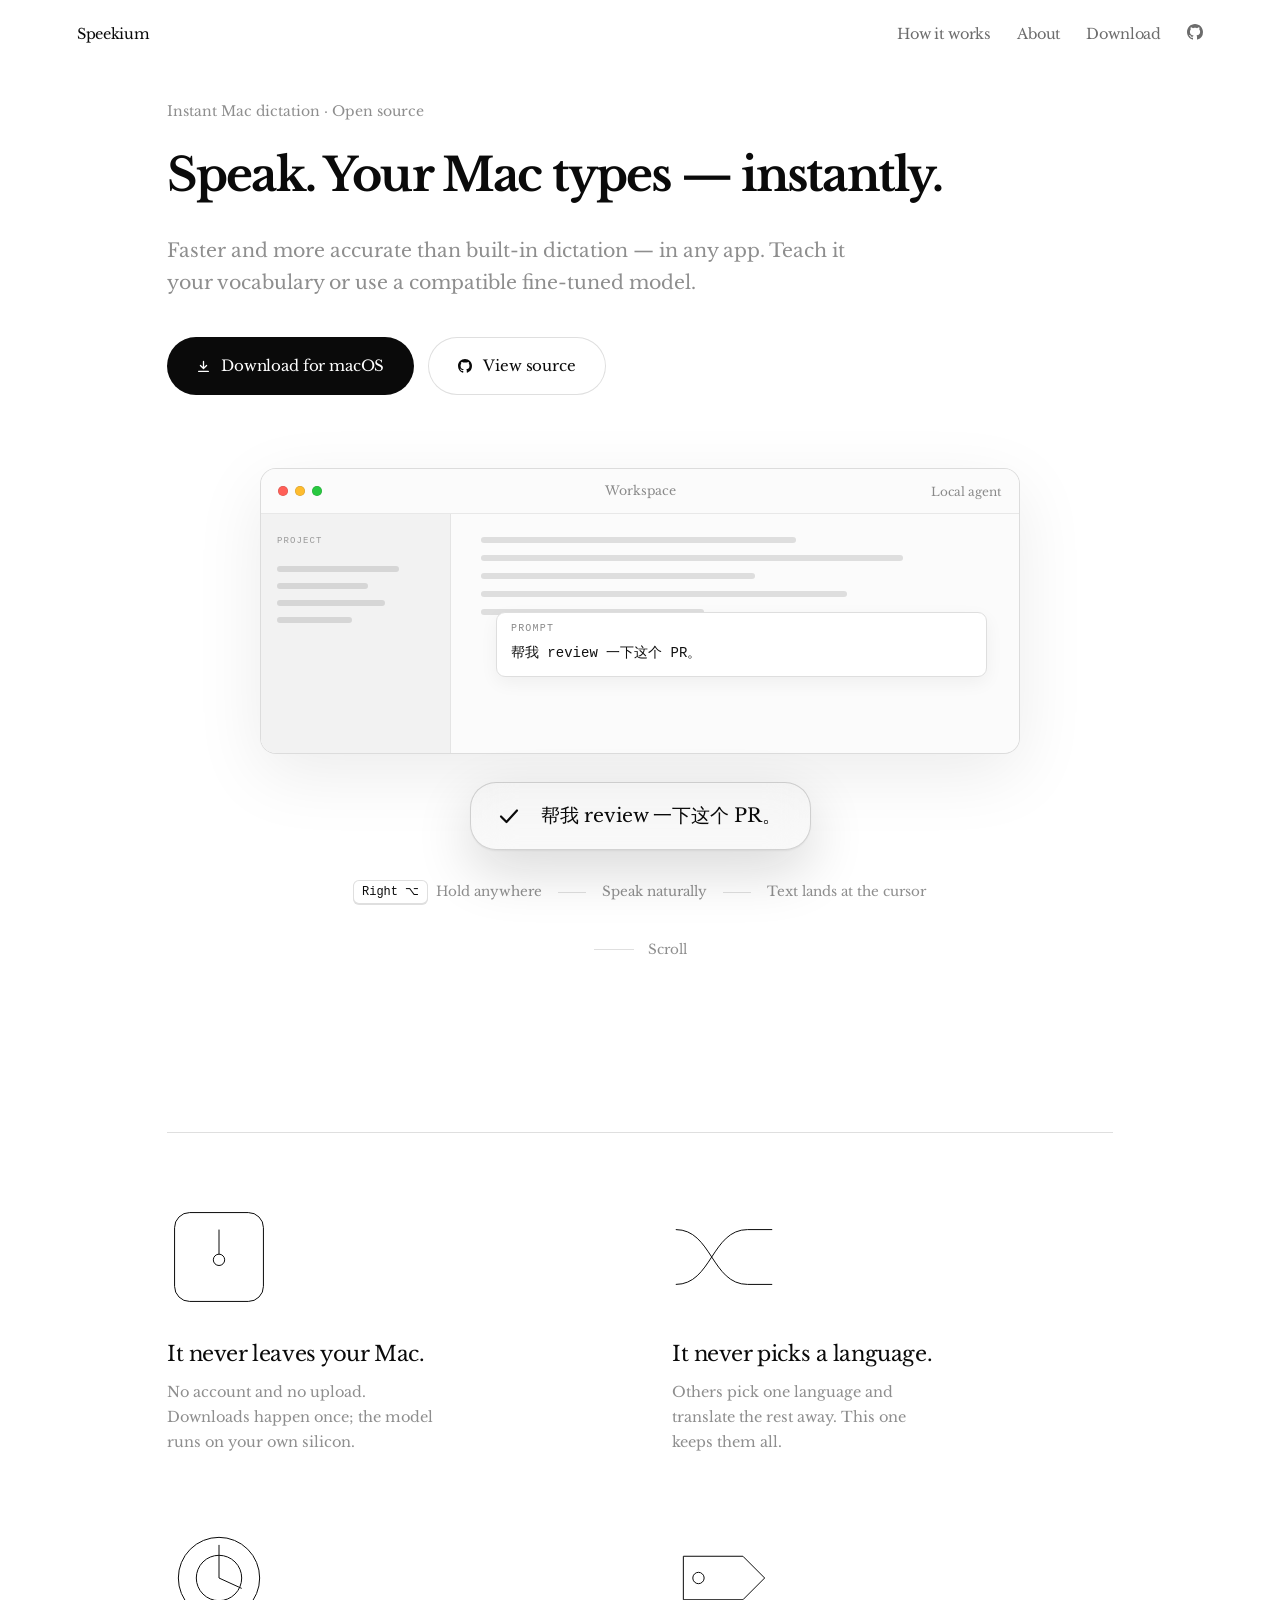
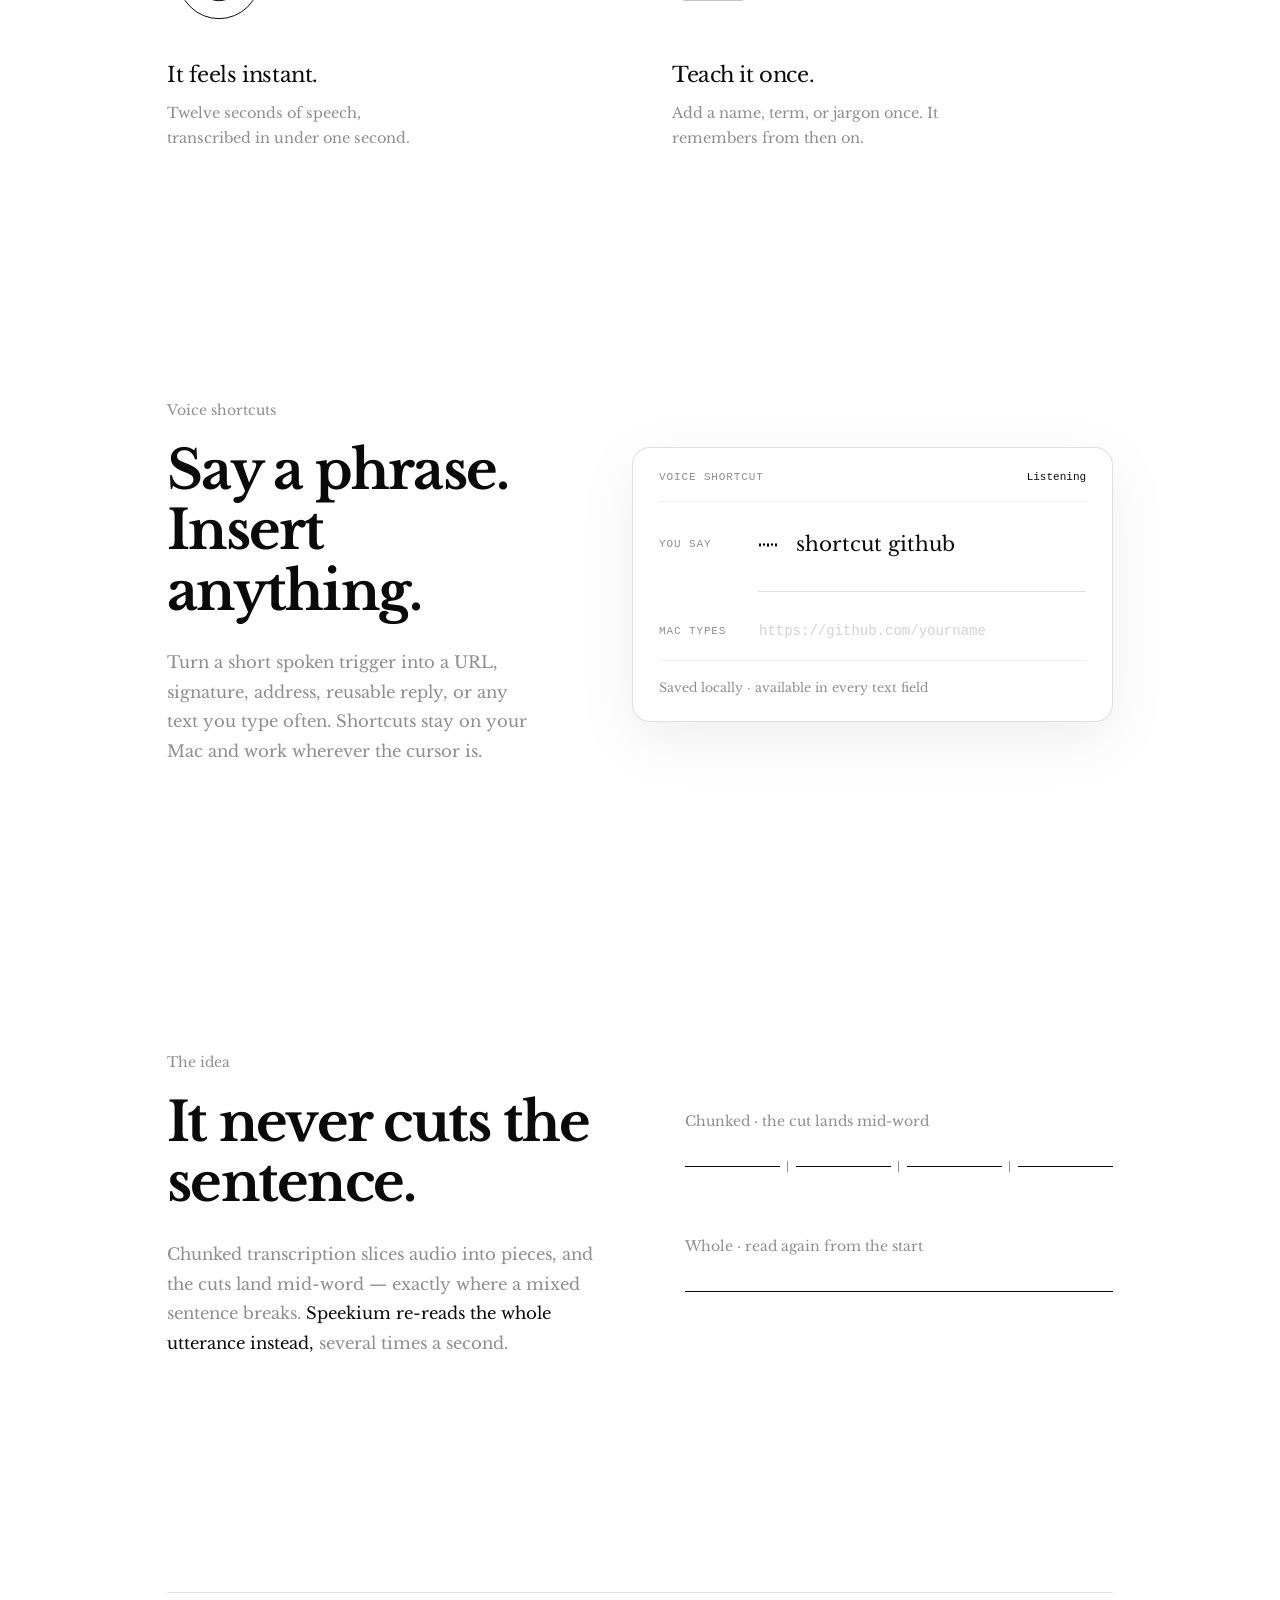
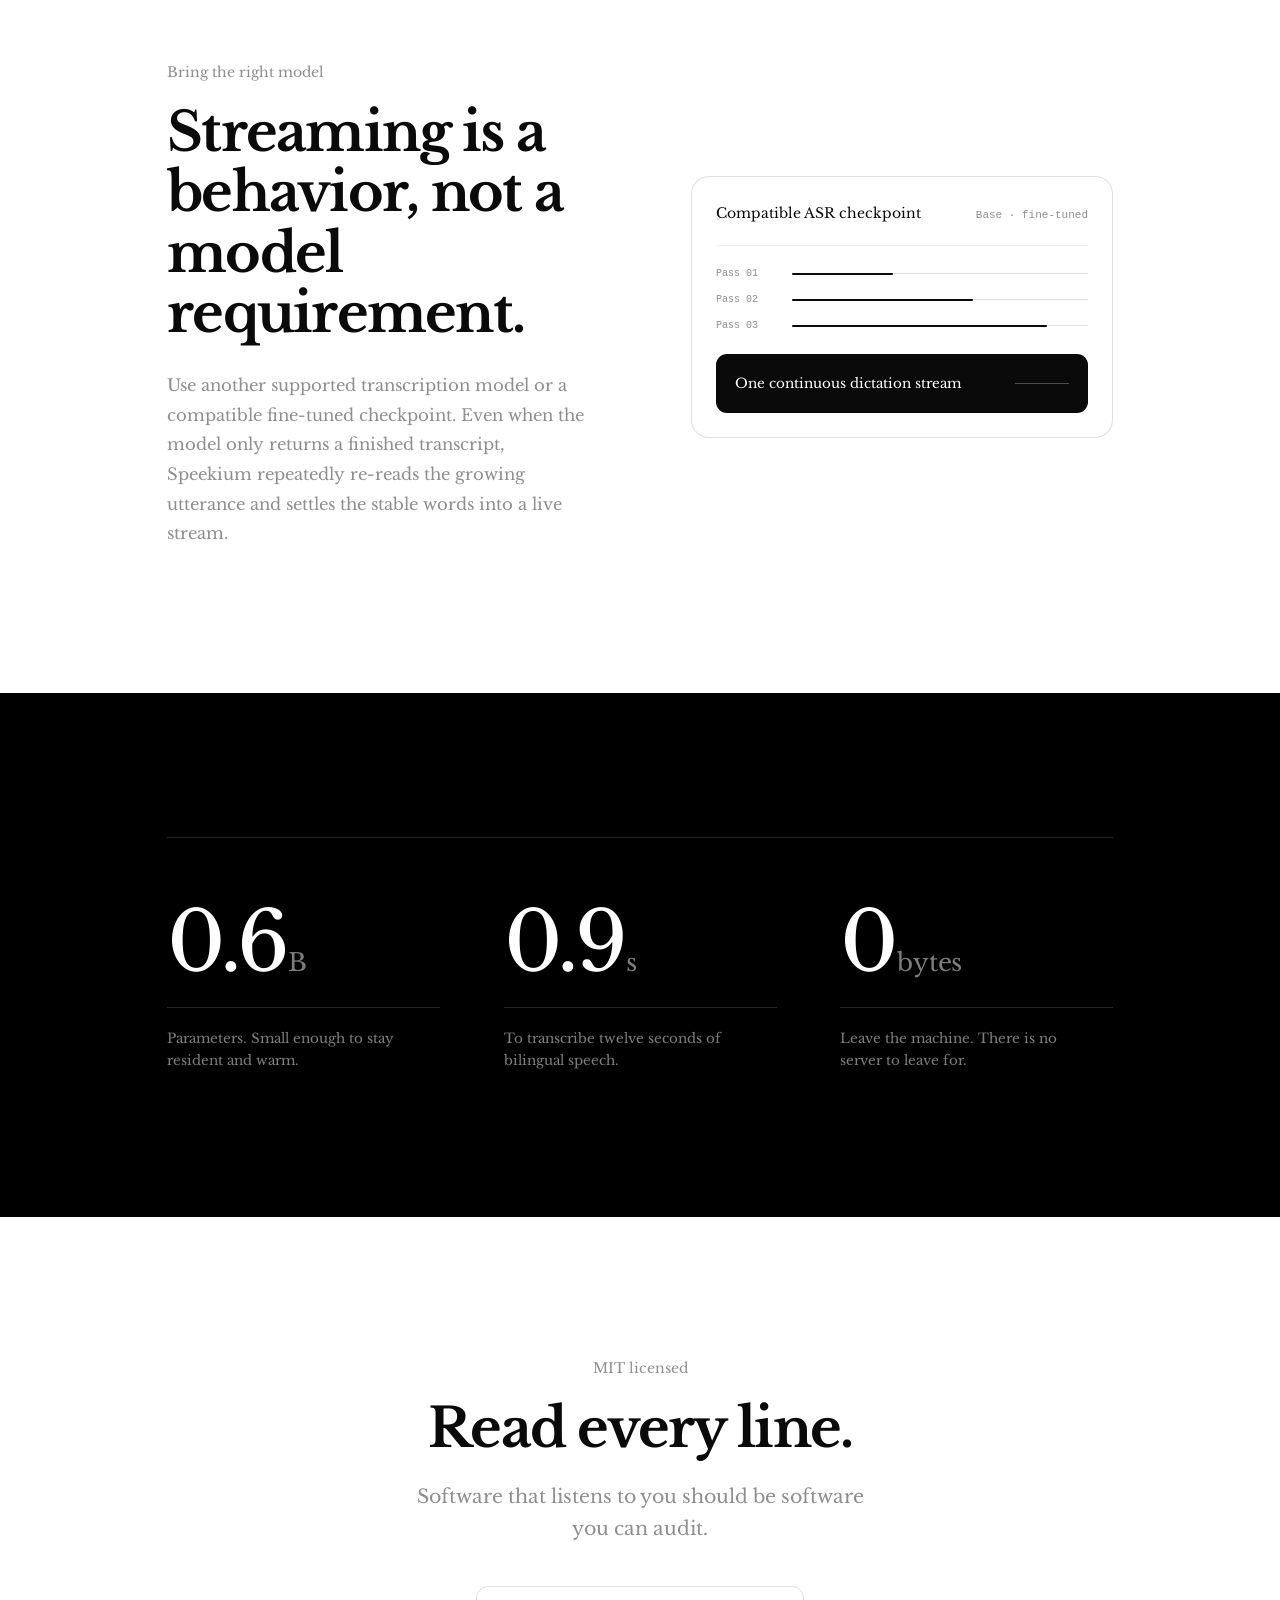
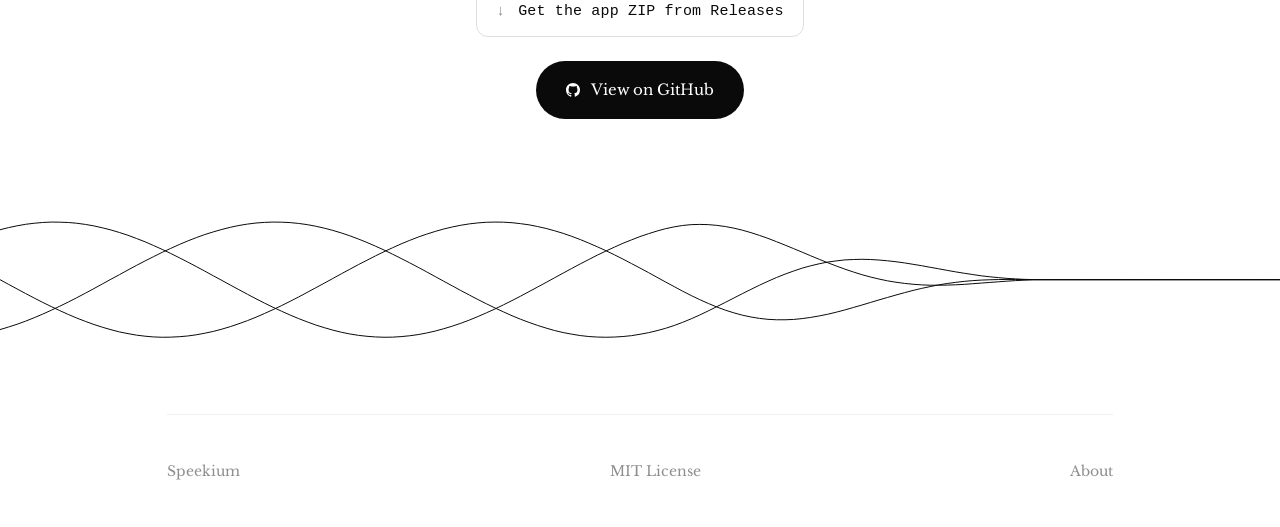
<file: site/index.html>
<!DOCTYPE html>
<html lang="en">
<head>
<meta charset="utf-8">
<meta name="viewport" content="width=device-width, initial-scale=1, viewport-fit=cover">
<title>Speekium — instant, teachable dictation for your Mac</title>
<meta name="description" content="Faster, more accurate on-device Mac dictation. Teach it your vocabulary, switch languages mid-sentence, or use a compatible fine-tuned model.">
<link rel="preconnect" href="https://fonts.googleapis.com">
<link rel="preconnect" href="https://fonts.gstatic.com" crossorigin>
<link href="https://fonts.googleapis.com/css2?family=Libre+Baskerville:ital,wght@0,400;0,700;1,400&amp;display=swap" rel="stylesheet">
<link rel="stylesheet" href="style.css?v=20260810-8">
</head>
<body>

<!-- ============ NAV ============ -->
<nav>
  <div class="mark">Speekium</div>
  <div class="links">
    <a href="#how">How it works</a>
    <a href="about.html">About</a>
    <a href="https://github.com/JPtheJP/speekium/releases" class="navdl">Download</a>
    <a href="https://github.com/JPtheJP/speekium" aria-label="GitHub"><svg class="gh" viewBox="0 0 16 16" aria-hidden="true"><path fill-rule="evenodd" d="M8 0C3.58 0 0 3.58 0 8c0 3.54 2.29 6.53 5.47 7.59.4.07.55-.17.55-.38 0-.19-.01-.82-.01-1.49-2.01.37-2.53-.49-2.69-.94-.09-.23-.48-.94-.82-1.13-.28-.15-.68-.52-.01-.53.63-.01 1.08.58 1.23.82.72 1.21 1.87.87 2.33.66.07-.52.28-.87.51-1.07-1.78-.2-3.64-.89-3.64-3.95 0-.87.31-1.59.82-2.15-.08-.2-.36-1.02.08-2.12 0 0 .67-.21 2.2.82.64-.18 1.32-.27 2-.27.68 0 1.36.09 2 .27 1.53-1.04 2.2-.82 2.2-.82.44 1.1.16 1.92.08 2.12.51.56.82 1.27.82 2.15 0 3.07-1.87 3.75-3.65 3.95.29.25.54.73.54 1.48 0 1.07-.01 1.93-.01 2.2 0 .21.15.46.55.38A8.01 8.01 0 0 0 16 8c0-4.42-3.58-8-8-8z"/></svg></a>
  </div>
</nav>

<!-- ============ HERO ============ -->
<section class="hero reveal">
  <div class="wrap">
    <p class="eyebrow rise" style="--i:0">Instant Mac dictation · Open source</p>
    <h1 class="display rise" style="--i:1;margin-top:28px">
      Speak. Your Mac types — instantly.
      <span class="roll" id="roll" aria-label="Sentences that mix two languages at once."></span>
    </h1>
    <p class="lede rise" style="--i:2">Faster and more accurate than built-in dictation — in any app. Teach it your vocabulary or use a compatible fine-tuned model.</p>

    <div class="cta rise" style="--i:3">
      <a class="btn" href="https://github.com/JPtheJP/speekium/releases">
        <svg class="dl" viewBox="0 0 14 14" aria-hidden="true"><path d="M7 1.5v7.4M3.7 5.9 7 9.2l3.3-3.3M1.8 12.3h10.4"/></svg>
        Download for macOS
      </a>
      <a class="btn ghost" href="https://github.com/JPtheJP/speekium">
        <svg class="gh" viewBox="0 0 16 16" aria-hidden="true"><path fill-rule="evenodd" d="M8 0C3.58 0 0 3.58 0 8c0 3.54 2.29 6.53 5.47 7.59.4.07.55-.17.55-.38 0-.19-.01-.82-.01-1.49-2.01.37-2.53-.49-2.69-.94-.09-.23-.48-.94-.82-1.13-.28-.15-.68-.52-.01-.53.63-.01 1.08.58 1.23.82.72 1.21 1.87.87 2.33.66.07-.52.28-.87.51-1.07-1.78-.2-3.64-.89-3.64-3.95 0-.87.31-1.59.82-2.15-.08-.2-.36-1.02.08-2.12 0 0 .67-.21 2.2.82.64-.18 1.32-.27 2-.27.68 0 1.36.09 2 .27 1.53-1.04 2.2-.82 2.2-.82.44 1.1.16 1.92.08 2.12.51.56.82 1.27.82 2.15 0 3.07-1.87 3.75-3.65 3.95.29.25.54.73.54 1.48 0 1.07-.01 1.93-.01 2.2 0 .21.15.46.55.38A8.01 8.01 0 0 0 16 8c0-4.42-3.58-8-8-8z"/></svg>
        View source
      </a>
    </div>

  </div>

  <!-- The product in context: Speekium floats over whatever Mac app owns
       the cursor, then inserts the finished sentence into that app. -->
  <div class="wrap dictation-demo">
    <div class="mac-window rise" id="macWindow" data-scene="code" style="--i:5" aria-label="Speekium dictating into different kinds of Mac apps">
      <div class="mac-titlebar">
        <span class="window-controls" aria-hidden="true"><i></i><i></i><i></i></span>
        <span id="sceneTitle">Workspace</span>
        <span class="window-state" id="sceneState">Local agent</span>
      </div>

      <div class="scene-stack" aria-hidden="true">
        <div class="app-scene scene-note">
          <aside class="note-sidebar"><b></b><i></i><i></i></aside>
          <main class="note-paper"></main>
        </div>

        <div class="app-scene scene-terminal">
          <p><b>~</b> local-agent</p>
          <p class="terminal-dim">Ready. Describe what you want to do.</p>
        </div>

        <div class="app-scene scene-chat">
          <aside class="chat-sidebar"><b></b><i></i><i></i><i></i><i></i></aside>
          <main class="chat-thread">
            <div><b></b><p><i></i><i></i></p></div>
            <div><b></b><p><i></i></p></div>
          </main>
        </div>

        <div class="app-scene scene-code">
          <aside class="code-sidebar"><small>PROJECT</small><i></i><i></i><i></i><i></i></aside>
          <main class="code-editor"><i></i><i></i><i></i><i></i><i></i></main>
        </div>
      </div>

      <div class="insert-stage">
        <p class="doc-label" id="insertLabel">Prompt</p>
        <p class="insert-line"><span class="placeholder" id="insertText">Describe the change…</span><i class="insert-caret" aria-hidden="true"></i></p>
      </div>
    </div>

    <div class="hud" id="hud" data-phase="live">
      <div class="slot">
        <div class="meter" id="meter"></div>
        <div class="check"><svg viewBox="0 0 24 24"><path d="M4 12.5 9.5 18 20 6.5"/></svg></div>
      </div>
      <div class="line" id="line"><span class="inner" id="inner"></span><i class="caret" id="caret"></i></div>
    </div>

    <div class="dictation-steps rise" style="--i:6" aria-label="How Speekium dictation works">
      <span><kbd>Right ⌥</kbd> Hold anywhere</span>
      <i aria-hidden="true"></i>
      <span>Speak naturally</span>
      <i aria-hidden="true"></i>
      <span>Text lands at the cursor</span>
    </div>
    <div class="cue rise" style="--i:7"><i></i> Scroll</div>
  </div>
</section>

<!-- ============ PRINCIPLES ============ -->
<section class="reveal">
  <div class="wrap">
    <div class="rule" style="--i:0"></div>
    <div class="cols cols-4">

      <div class="cell rise" style="--i:1">
        <div class="glyph draw">
          <svg viewBox="0 0 110 110" stroke-width="1">
            <rect x="8" y="8" width="94" height="94" rx="16"/>
            <circle cx="55" cy="58" r="6"/>
            <line x1="55" y1="52" x2="55" y2="26"/>
          </svg>
        </div>
        <h3>It never leaves your Mac.</h3>
          <p>No account and no upload. Downloads happen once; the model runs on your own silicon.</p>
      </div>

      <div class="cell rise" style="--i:2">
        <div class="glyph draw">
          <svg viewBox="0 0 110 110" stroke-width="1">
            <path d="M4 26 C 42 26, 42 84, 80 84 L106 84"/>
            <path d="M4 84 C 42 84, 42 26, 80 26 L106 26"/>
          </svg>
        </div>
        <h3>It never picks a language.</h3>
        <p>Others pick one language and translate the rest away. This one keeps them all.</p>
      </div>

      <div class="cell rise" style="--i:3">
        <div class="glyph draw">
          <svg viewBox="0 0 110 110" stroke-width="1">
            <circle cx="55" cy="55" r="43"/>
            <circle cx="55" cy="55" r="24"/>
            <line x1="55" y1="55" x2="55" y2="20"/>
            <line x1="55" y1="55" x2="79" y2="66"/>
          </svg>
        </div>
        <h3>It feels instant.</h3>
        <p>Twelve seconds of speech, transcribed in under one second.</p>
      </div>

      <div class="cell rise" style="--i:4">
        <div class="glyph draw">
          <svg viewBox="0 0 110 110" stroke-width="1">
            <path d="M12 32 H75 L98 55 L75 78 H12 Z"/>
            <circle cx="28" cy="55" r="6"/>
          </svg>
        </div>
        <h3>Teach it once.</h3>
        <p>Add a name, term, or jargon once. It remembers from then on.</p>
      </div>

    </div>
  </div>
</section>

<!-- ============ VOICE SHORTCUTS ============ -->
<section class="reveal shortcut-section" id="shortcuts">
  <div class="wrap feature-split">
    <div>
      <p class="eyebrow rise" style="--i:0">Voice shortcuts</p>
      <h2 class="h2 rise" style="--i:1;margin-top:24px">Say a phrase.<br>Insert anything.</h2>
      <p class="feature-copy rise" style="--i:2">Turn a short spoken trigger into a URL, signature, address, reusable reply, or any text you type often. Shortcuts stay on your Mac and work wherever the cursor is.</p>
    </div>

    <div class="shortcut-demo rise" id="shortcutDemo" data-phase="listen" style="--i:2" aria-label="Animated voice shortcut example">
      <div class="shortcut-topline">
        <span>Voice shortcut</span>
        <span class="shortcut-state" id="shortcutState">Listening</span>
      </div>
      <div class="shortcut-row heard-row">
        <span class="shortcut-label">You say</span>
        <div class="shortcut-heard">
          <span class="shortcut-meter" aria-hidden="true"><i></i><i></i><i></i><i></i><i></i></span>
          <q id="shortcutTrigger">shortcut github</q>
        </div>
      </div>
      <div class="shortcut-path" aria-hidden="true"><i></i><b></b></div>
      <div class="shortcut-row result-row">
        <span class="shortcut-label">Mac types</span>
        <p id="shortcutResult">https://github.com/yourname</p>
      </div>
      <p class="shortcut-foot">Saved locally · available in every text field</p>
    </div>
  </div>
</section>

<!-- ============ THE IDEA ============ -->
<section class="reveal" id="how">
  <div class="wrap idea">
    <div>
      <p class="eyebrow rise" style="--i:0">The idea</p>
      <h2 class="h2 rise" style="--i:1;margin-top:24px">It never cuts the sentence.</h2>
      <p class="body rise" style="--i:2">
        Chunked transcription slices audio into pieces, and the cuts land mid-word —
        exactly where a mixed sentence breaks.
        <strong>Speekium re-reads the whole utterance instead,</strong> several times a second.
      </p>
    </div>

    <div class="diagram">
      <div class="row rise" style="--i:1">
        <p class="tag">Chunked · the cut lands mid-word</p>
        <div class="track">
          <div class="seg">
            <u style="--i:0"></u><u style="--i:1"></u><u style="--i:2"></u><u style="--i:3"></u>
          </div>
          <div class="sweep"></div>
        </div>
      </div>

      <div class="row slow rise" style="--i:2">
        <p class="tag">Whole · read again from the start</p>
        <div class="track">
          <div class="solo"><u></u></div>
          <div class="sweep"></div>
        </div>
      </div>
    </div>
  </div>
</section>

<!-- ============ MODEL FLEXIBILITY ============ -->
<section class="reveal model-section">
  <div class="wrap">
    <div class="rule" style="--i:0"></div>
    <div class="model-layout">
      <div>
        <p class="eyebrow rise" style="--i:1">Bring the right model</p>
        <h2 class="h2 rise" style="--i:2;margin-top:24px">Streaming is a behavior, not a model requirement.</h2>
        <p class="feature-copy rise" style="--i:3">Use another supported transcription model or a compatible fine-tuned checkpoint. Even when the model only returns a finished transcript, Speekium repeatedly re-reads the growing utterance and settles the stable words into a live stream.</p>
      </div>

      <div class="model-demo rise" style="--i:2" aria-label="A non-streaming transcription model producing a continuous live preview">
        <div class="model-source">
          <span>Compatible ASR checkpoint</span>
          <small>Base · fine-tuned</small>
        </div>
        <div class="model-passes">
          <div><b>Pass 01</b><i style="--w:34%"></i></div>
          <div><b>Pass 02</b><i style="--w:61%"></i></div>
          <div><b>Pass 03</b><i style="--w:86%"></i></div>
        </div>
        <div class="model-stream">
          <span>One continuous dictation stream</span>
          <i aria-hidden="true"></i>
        </div>
      </div>
    </div>
  </div>
</section>

<!-- ============ NUMBERS ============ -->
<section class="invert reveal">
  <div class="wrap">
    <div class="rule" style="--i:0"></div>
    <div class="figures">
      <div class="fig rise" style="--i:1">
        <div class="n">0.6<u>B</u></div>
        <div class="rule" style="--i:1"></div>
        <p class="k">Parameters. Small enough to stay resident and warm.</p>
      </div>
      <div class="fig rise" style="--i:2">
        <div class="n">0.9<u>s</u></div>
        <div class="rule" style="--i:2"></div>
        <p class="k">To transcribe twelve seconds of bilingual speech.</p>
      </div>
      <div class="fig rise" style="--i:3">
        <div class="n">0<u>bytes</u></div>
        <div class="rule" style="--i:3"></div>
        <p class="k">Leave the machine. There is no server to leave for.</p>
      </div>
    </div>
  </div>
</section>

<!-- ============ SOURCE ============ -->
<section class="reveal" id="source">
  <div class="wrap source">
    <p class="eyebrow rise" style="--i:0">MIT licensed</p>
    <h2 class="h2 rise" style="--i:1">Read every line.</h2>
    <p class="lede rise" style="--i:2">Software that listens to you should be software you can audit.</p>
    <a class="cmd rise" style="--i:3" href="https://github.com/JPtheJP/speekium/releases"><i>↓</i><code>Get the app ZIP from Releases</code></a>
    <a class="btn rise" style="--i:4" href="https://github.com/JPtheJP/speekium">
      <svg class="gh" viewBox="0 0 16 16" aria-hidden="true"><path fill-rule="evenodd" d="M8 0C3.58 0 0 3.58 0 8c0 3.54 2.29 6.53 5.47 7.59.4.07.55-.17.55-.38 0-.19-.01-.82-.01-1.49-2.01.37-2.53-.49-2.69-.94-.09-.23-.48-.94-.82-1.13-.28-.15-.68-.52-.01-.53.63-.01 1.08.58 1.23.82.72 1.21 1.87.87 2.33.66.07-.52.28-.87.51-1.07-1.78-.2-3.64-.89-3.64-3.95 0-.87.31-1.59.82-2.15-.08-.2-.36-1.02.08-2.12 0 0 .67-.21 2.2.82.64-.18 1.32-.27 2-.27.68 0 1.36.09 2 .27 1.53-1.04 2.2-.82 2.2-.82.44 1.1.16 1.92.08 2.12.51.56.82 1.27.82 2.15 0 3.07-1.87 3.75-3.65 3.95.29.25.54.73.54 1.48 0 1.07-.01 1.93-.01 2.2 0 .21.15.46.55.38A8.01 8.01 0 0 0 16 8c0-4.42-3.58-8-8-8z"/></svg>
      View on GitHub
    </a>
  </div>
</section>

<!-- ============ CLOSING BRAID ============ -->
<section class="reveal coda">
  <!-- Threads weave past each other, then damp into one line. Paths are
       generated in app.js — add a thread/bead pair and it redraws itself. -->
  <div class="braid" aria-hidden="true">
    <svg id="braid" viewBox="0 0 1200 200" preserveAspectRatio="xMidYMid meet">
      <path class="thread"/>
      <path class="thread"/>
      <path class="thread"/>
      <circle class="bead" r="4"/>
      <circle class="bead" r="4"/>
      <circle class="bead" r="4"/>
    </svg>
  </div>
</section>

<footer>
  <div class="wrap">
    <div class="bar">
      <span>Speekium</span>
      <span>MIT License</span>
      <span><a href="about.html">About</a></span>
    </div>
  </div>
</footer>


<script src="app.js?v=20260810-8"></script>
</body>
</html>
</file>
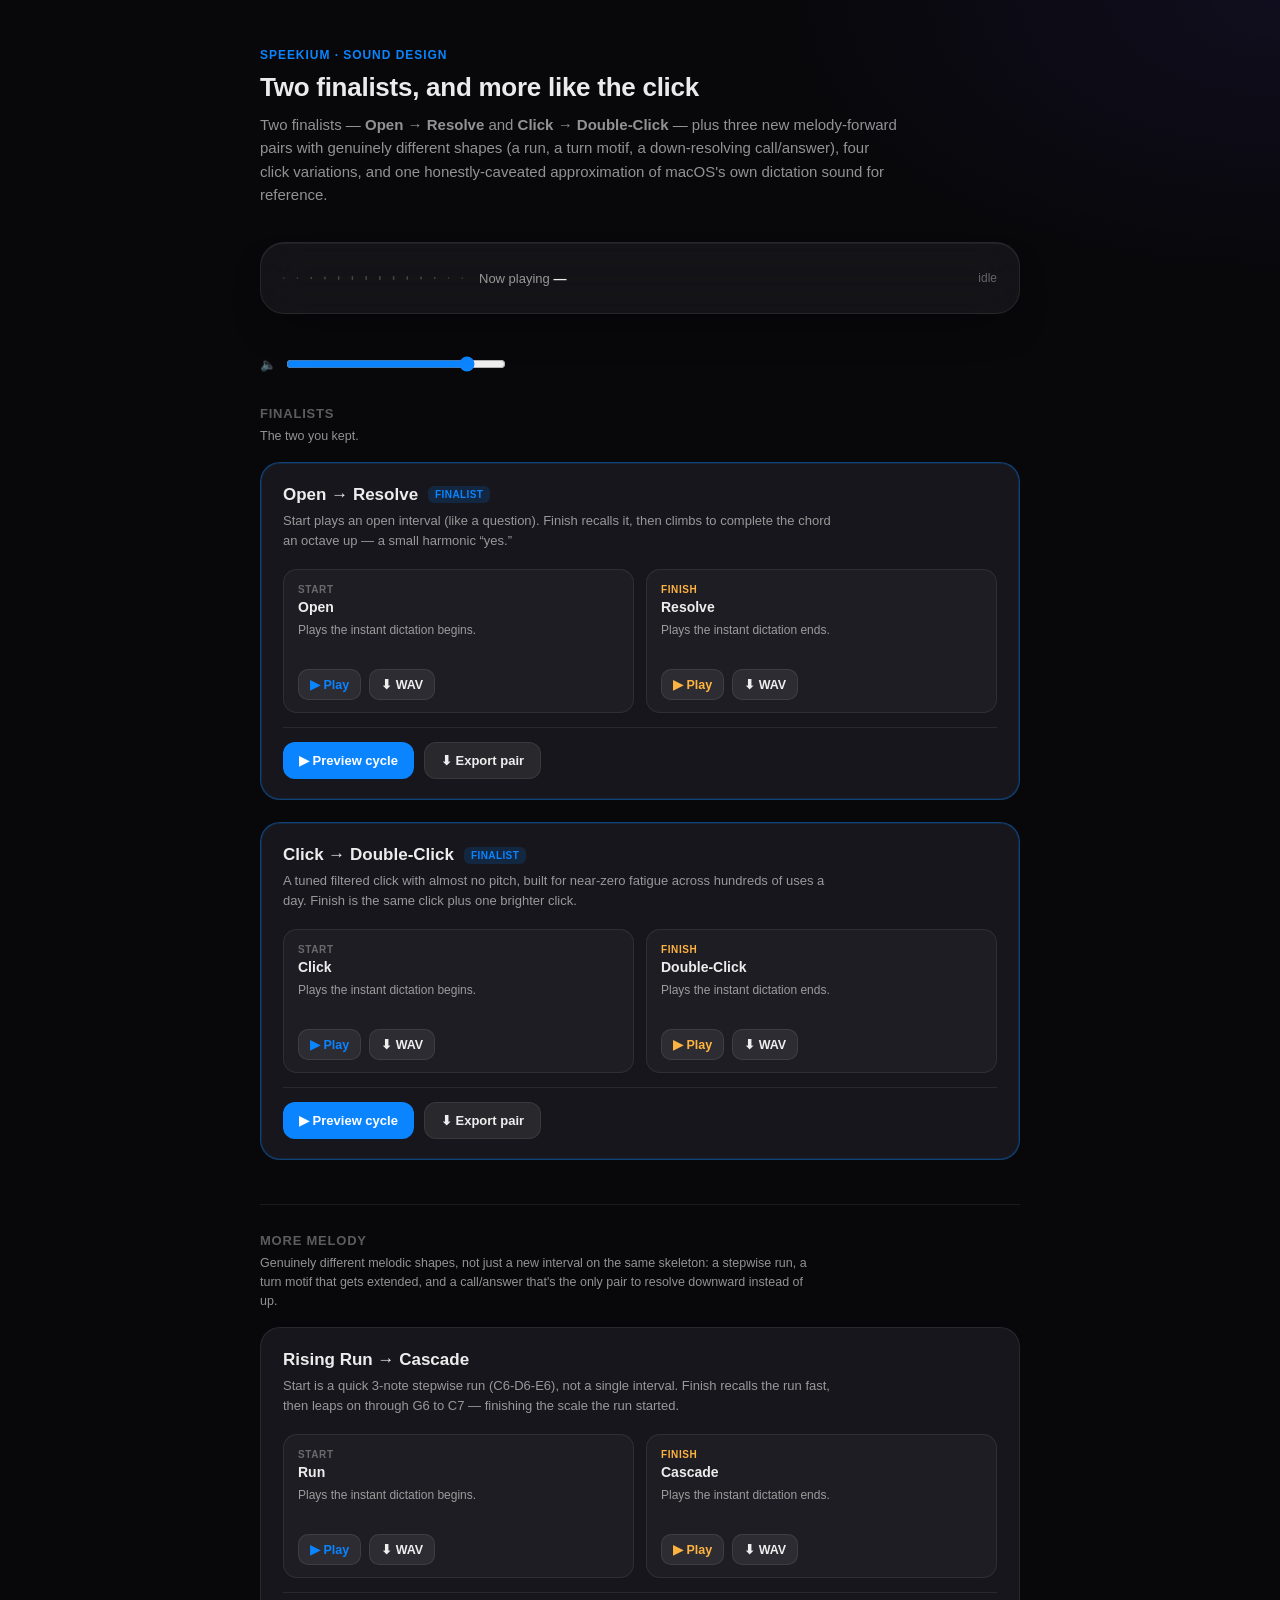
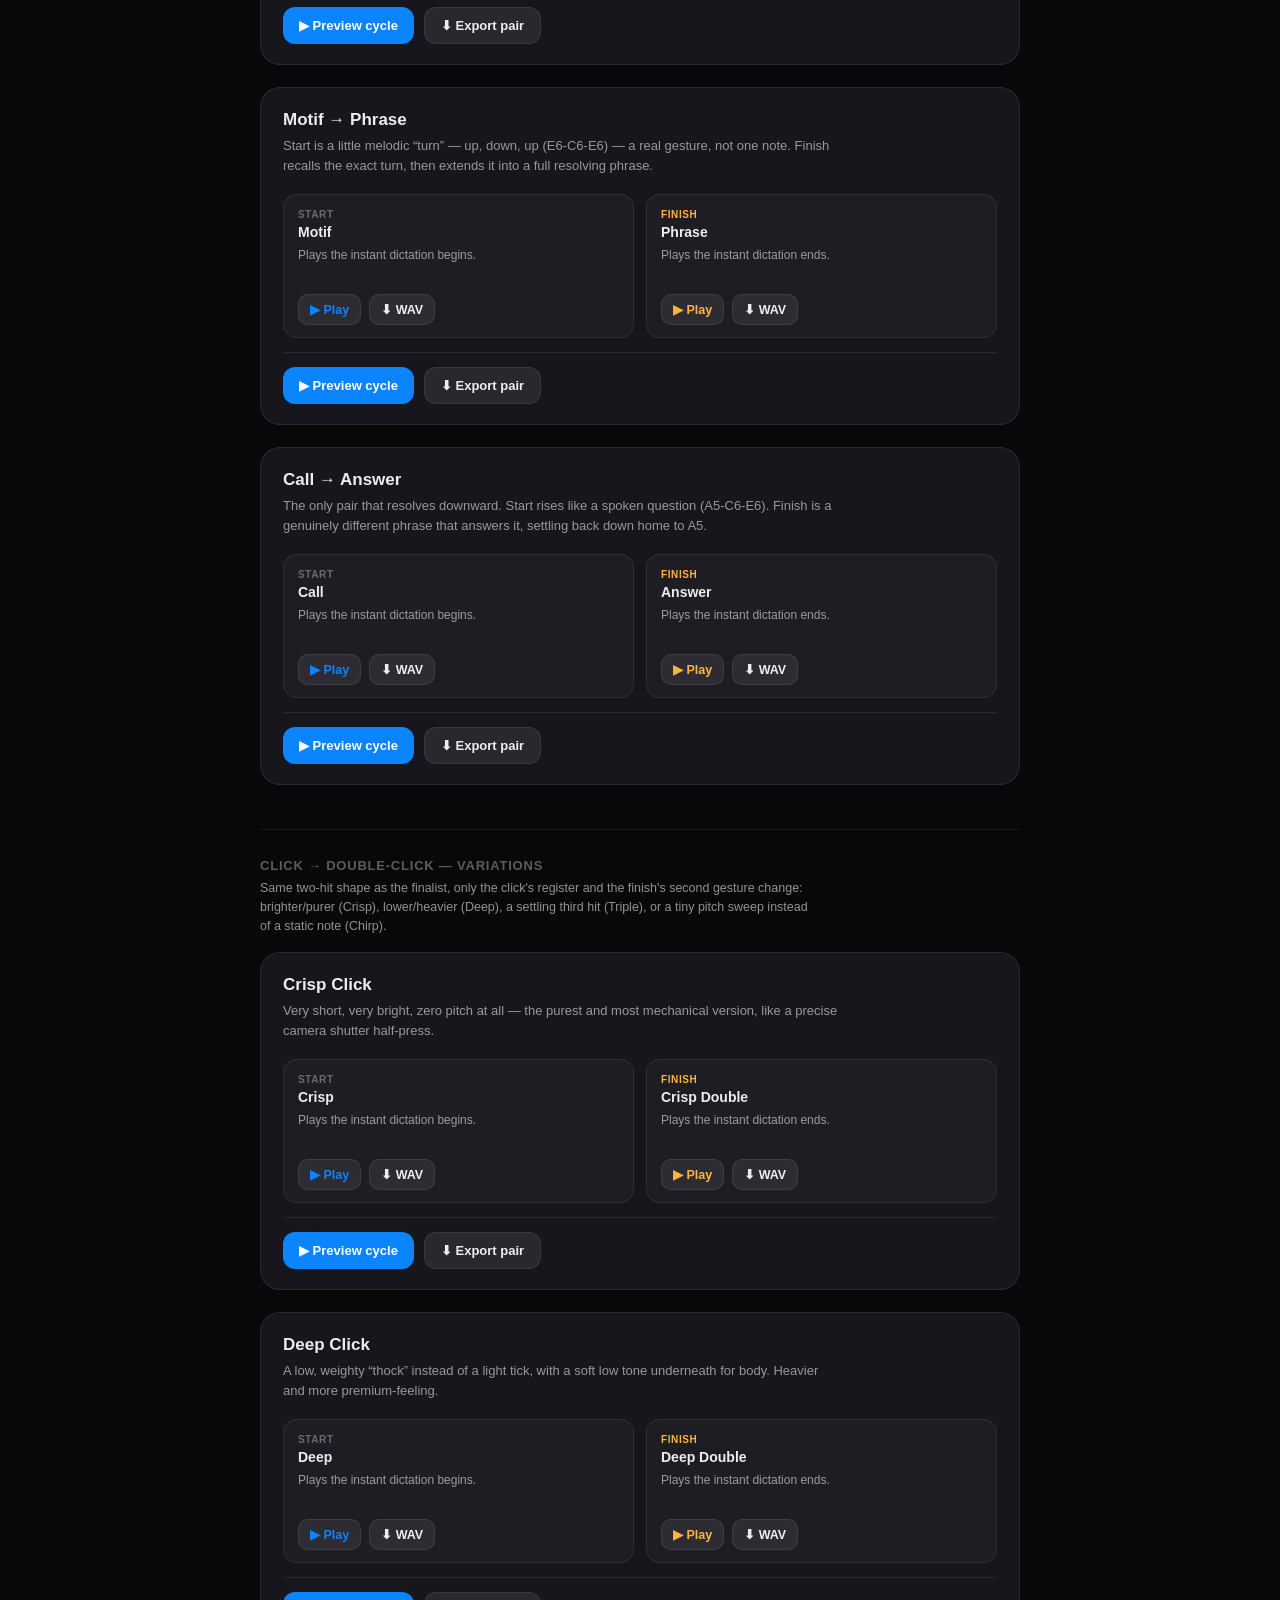
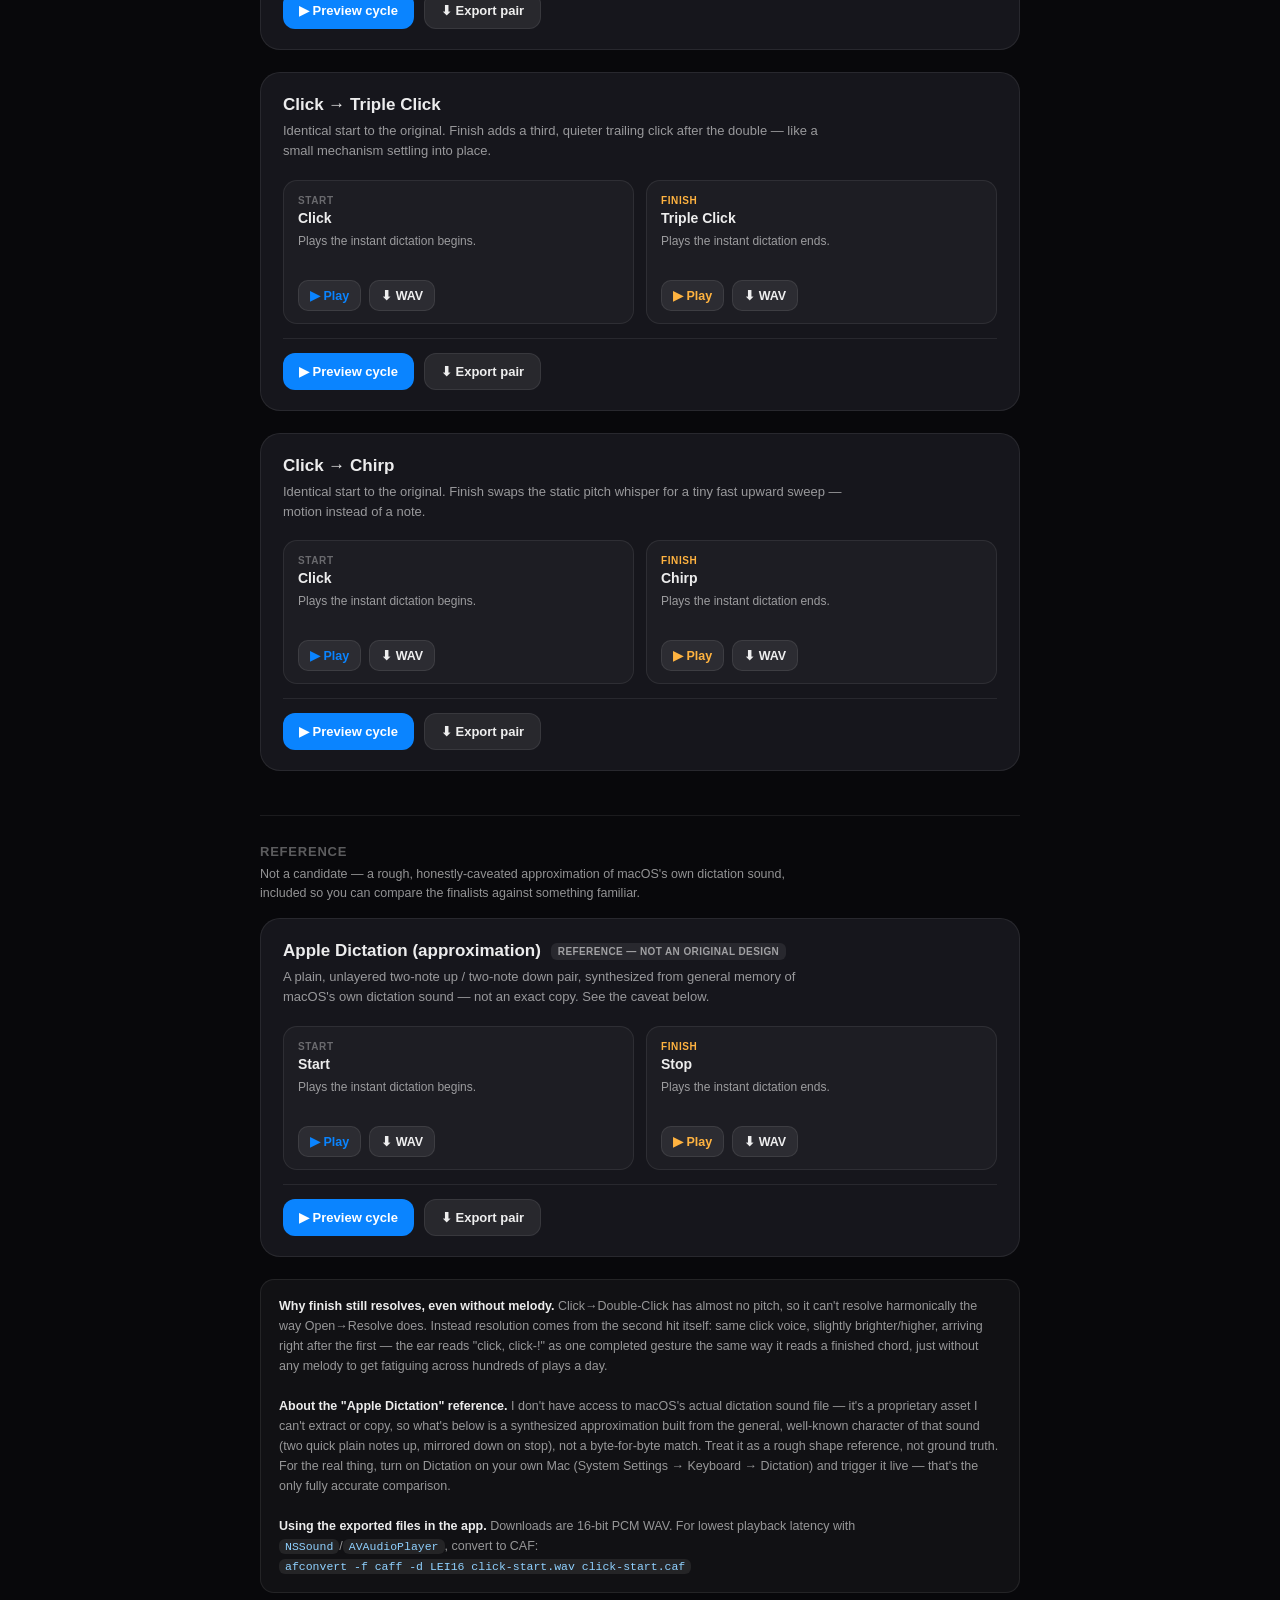
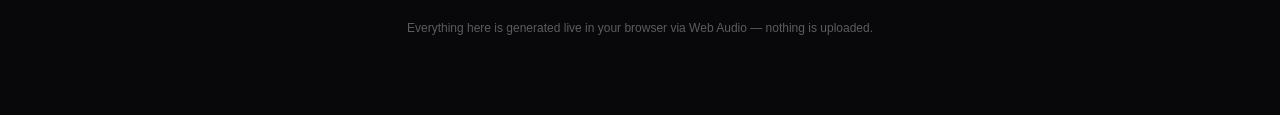
<file: sound-design/index.html>
<!DOCTYPE html>
<html lang="en">
<head>
<meta charset="UTF-8">
<meta name="viewport" content="width=device-width, initial-scale=1.0">
<title>Speekium — Dictation Sound Effects</title>
<style>
  :root{
    --accent:#0A84FF;
    --accent-soft: rgba(10,132,255,0.16);
    --gold:#ffb340;
    --bg-0:#08080b;
    --card:#16161c;
    --card-hover:#1c1c24;
    --border: rgba(255,255,255,0.08);
    --text-0: rgba(255,255,255,0.92);
    --text-1: rgba(255,255,255,0.56);
    --text-2: rgba(255,255,255,0.34);
  }
  *{box-sizing:border-box;}
  html,body{margin:0;padding:0;}
  body{
    min-height:100vh;
    background:
      radial-gradient(1200px 600px at 20% -10%, rgba(10,132,255,0.10), transparent 60%),
      radial-gradient(900px 500px at 100% 0%, rgba(120,80,255,0.08), transparent 55%),
      var(--bg-0);
    color:var(--text-0);
    font-family: -apple-system, BlinkMacSystemFont, "SF Pro Rounded", "SF Pro Display", "Segoe UI", sans-serif;
    padding: 48px 24px 80px;
  }
  .wrap{ max-width: 760px; margin: 0 auto; }

  header{ margin-bottom: 36px; }
  .eyebrow{
    font-size:12px; font-weight:600; letter-spacing:0.08em; text-transform:uppercase;
    color:var(--accent); margin-bottom:10px;
  }
  h1{ font-size:26px; font-weight:700; margin:0 0 10px; letter-spacing:-0.01em; }
  p.lede{ color:var(--text-1); font-size:15px; line-height:1.55; max-width:640px; margin:0; }

  .hud{
    display:flex; align-items:center; gap:16px;
    background: rgba(255,255,255,0.05);
    backdrop-filter: blur(20px) saturate(1.4);
    -webkit-backdrop-filter: blur(20px) saturate(1.4);
    border:0.5px solid var(--border);
    border-radius:24px;
    padding: 18px 22px;
    margin: 28px 0 40px;
    box-shadow: 0 1px 0 rgba(255,255,255,0.06) inset, 0 20px 40px -20px rgba(0,0,0,0.6);
  }
  #viz{ display:block; width:180px; height:34px; flex-shrink:0; }
  .hud-label{ font-size:13px; color:var(--text-1); }
  .hud-label b{ color:var(--text-0); font-weight:600; }
  .hud-status{ margin-left:auto; font-size:12px; color:var(--text-2); font-variant-numeric: tabular-nums; }

  .vol{ display:flex; align-items:center; gap:8px; margin: 0 0 32px; color:var(--text-1); font-size:13px; }
  .vol input{ accent-color: var(--accent); flex:1; max-width:220px; }

  .pair{
    background:var(--card);
    border:1px solid var(--border);
    border-radius:20px;
    padding:22px 22px 20px;
    margin-bottom:22px;
  }
  .pair.recommended{ border-color: rgba(10,132,255,0.4); box-shadow: 0 0 0 1px rgba(10,132,255,0.15) inset; }
  .pair-head{ display:flex; align-items:center; gap:10px; margin-bottom:6px; }
  .pair-head h2{ font-size:17px; font-weight:700; margin:0; }
  .badge{
    font-size:10px; font-weight:700; letter-spacing:.04em; text-transform:uppercase;
    color:var(--accent); background:var(--accent-soft); border-radius:6px; padding:3px 7px;
  }
  .badge.muted{ color:var(--text-1); background: rgba(255,255,255,0.08); }
  .pair-desc{ font-size:13px; color:var(--text-1); line-height:1.55; margin:0 0 18px; max-width:560px; }

  .group-head{ margin:8px 0 16px; }
  .group-head:not(:first-child){ margin-top:44px; padding-top:28px; border-top:0.5px solid var(--border); }
  .group-head h2{ font-size:13px; font-weight:700; letter-spacing:.06em; text-transform:uppercase; color:var(--text-2); margin:0 0 6px; }
  .group-head p{ font-size:12.5px; color:var(--text-1); line-height:1.5; margin:0; max-width:560px; }

  .halves{ display:grid; grid-template-columns: 1fr 1fr; gap:12px; margin-bottom:14px; }
  @media (max-width: 560px){ .halves{ grid-template-columns: 1fr; } }
  .half{
    background: rgba(255,255,255,0.03);
    border:0.5px solid var(--border);
    border-radius:14px;
    padding:14px 14px 12px;
  }
  .half .tag{ font-size:10px; font-weight:700; letter-spacing:.06em; text-transform:uppercase; color:var(--text-2); margin-bottom:4px; }
  .half h3{ font-size:14px; margin:0 0 6px; font-weight:600; }
  .half p{ font-size:12px; color:var(--text-1); line-height:1.5; margin:0 0 12px; min-height:36px; }
  .half.finish .tag{ color: var(--gold); }

  button{ font-family:inherit; cursor:pointer; }
  .btn{
    display:inline-flex; align-items:center; gap:6px;
    background: rgba(255,255,255,0.07); color:var(--text-0);
    border:0.5px solid var(--border); border-radius:10px;
    font-size:12.5px; font-weight:600; padding:7px 11px;
  }
  .btn:hover{ background: rgba(255,255,255,0.12); }
  .btn.play{ color:var(--accent); }
  .half.finish .btn.play{ color: var(--gold); }
  .row{ display:flex; gap:8px; flex-wrap:wrap; }

  .pair-actions{ display:flex; gap:10px; padding-top:14px; border-top:0.5px solid var(--border); }
  .btn.big{
    background:var(--accent); color:#fff; border:none; padding:10px 16px; border-radius:12px; font-size:13px;
  }
  .btn.big:hover{ filter:brightness(1.08); }
  .btn.big.secondary{ background: rgba(255,255,255,0.08); color:var(--text-0); border:0.5px solid var(--border); }

  .note{
    margin-top:20px; padding:16px 18px; border-radius:14px;
    background: rgba(255,255,255,0.04); border:0.5px solid var(--border);
    font-size:12.5px; color:var(--text-1); line-height:1.6;
  }
  .note b{ color:var(--text-0); }
  code{
    background: rgba(255,255,255,0.08); padding:1px 6px; border-radius:6px;
    font-size:11.5px; color:#8fd1ff; font-family: ui-monospace, "SF Mono", Menlo, monospace;
  }
  footer{ margin-top:28px; text-align:center; color:var(--text-2); font-size:12px; }
</style>
</head>
<body>
<div class="wrap">

  <header>
    <div class="eyebrow">Speekium · Sound Design</div>
    <h1>Two finalists, and more like the click</h1>
    <p class="lede">
      Two finalists — <b>Open → Resolve</b> and <b>Click → Double‑Click</b> — plus three new
      melody‑forward pairs with genuinely different shapes (a run, a turn motif, a down‑resolving
      call/answer), four click variations, and one honestly‑caveated approximation of macOS's own
      dictation sound for reference.
    </p>
  </header>

  <div class="hud">
    <canvas id="viz" width="360" height="68"></canvas>
    <div class="hud-label">Now playing <b id="nowPlaying">—</b></div>
    <div class="hud-status" id="status">idle</div>
  </div>

  <div class="vol">🔈 <input type="range" id="volume" min="0" max="1" step="0.01" value="0.85"></div>

  <div id="pairs"></div>

  <div class="note">
    <b>Why finish still resolves, even without melody.</b> Click→Double‑Click has almost no
    pitch, so it can't resolve harmonically the way Open→Resolve does. Instead resolution comes
    from the second hit itself: same click voice, slightly brighter/higher, arriving right after
    the first — the ear reads "click, click‑!" as one completed gesture the same way it reads a
    finished chord, just without any melody to get fatiguing across hundreds of plays a day.
    <br><br>
    <b>About the "Apple Dictation" reference.</b> I don't have access to macOS's actual
    dictation sound file — it's a proprietary asset I can't extract or copy, so what's below is
    a synthesized approximation built from the general, well‑known character of that sound
    (two quick plain notes up, mirrored down on stop), not a byte‑for‑byte match. Treat it as a
    rough shape reference, not ground truth. For the real thing, turn on Dictation on your own
    Mac (System Settings → Keyboard → Dictation) and trigger it live — that's the only fully
    accurate comparison.
    <br><br>
    <b>Using the exported files in the app.</b> Downloads are 16‑bit PCM WAV. For lowest
    playback latency with <code>NSSound</code>/<code>AVAudioPlayer</code>, convert to CAF:
    <br>
    <code>afconvert -f caff -d LEI16 click-start.wav click-start.caf</code>
  </div>

  <footer>Everything here is generated live in your browser via Web Audio — nothing is uploaded.</footer>
</div>

<script>
(() => {
  "use strict";

  // ---------------------------------------------------------------------
  // Synthesis primitives
  // ---------------------------------------------------------------------

  function tick(ctx, dest, { start, dur = 0.009, peak = 0.1, freq = 5000, q = 0.6 }) {
    const n = Math.max(1, Math.ceil(ctx.sampleRate * dur));
    const buf = ctx.createBuffer(1, n, ctx.sampleRate);
    const d = buf.getChannelData(0);
    for (let i = 0; i < n; i++) d[i] = Math.random() * 2 - 1;
    const src = ctx.createBufferSource();
    src.buffer = buf;
    const bp = ctx.createBiquadFilter();
    bp.type = "bandpass";
    bp.frequency.value = freq;
    bp.Q.value = q;
    const g = ctx.createGain();
    g.gain.setValueAtTime(peak, start);
    g.gain.exponentialRampToValueAtTime(0.0001, start + dur);
    src.connect(bp).connect(g).connect(dest);
    src.start(start);
  }

  function tone(ctx, dest, { freq, start, dur, type = "sine", peak = 0.28, attack = 0.004, detuneCents = 0 }) {
    const osc = ctx.createOscillator();
    osc.type = type;
    osc.frequency.setValueAtTime(freq, start);
    if (detuneCents) osc.detune.setValueAtTime(detuneCents, start);
    const g = ctx.createGain();
    g.gain.setValueAtTime(0, start);
    g.gain.linearRampToValueAtTime(peak, start + attack);
    g.gain.exponentialRampToValueAtTime(0.0001, start + dur);
    osc.connect(g).connect(dest);
    osc.start(start);
    osc.stop(start + dur + 0.05);
  }

  function pitchTone(ctx, dest, { f0, f1, start, dur, type = "sine", peak = 0.3, attack = 0.003 }) {
    const osc = ctx.createOscillator();
    osc.type = type;
    osc.frequency.setValueAtTime(f0, start);
    osc.frequency.exponentialRampToValueAtTime(Math.max(f1, 1), start + dur * 0.85);
    const g = ctx.createGain();
    g.gain.setValueAtTime(0, start);
    g.gain.linearRampToValueAtTime(peak, start + attack);
    g.gain.exponentialRampToValueAtTime(0.0001, start + dur);
    osc.connect(g).connect(dest);
    osc.start(start);
    osc.stop(start + dur + 0.05);
  }

  // A quiet, longer-decaying detuned twin of a note = "bloom" (no reverb, stays clean).
  function bloom(ctx, dest, { freq, start, dur, peak = 0.06 }) {
    tone(ctx, dest, { freq, start, dur, type: "sine", peak, attack: 0.02, detuneCents: 7 });
    tone(ctx, dest, { freq, start: start + 0.01, dur: dur * 0.8, type: "sine", peak: peak * 0.7, attack: 0.02, detuneCents: -6 });
  }

  // A very quiet high octave partial = "twinkle."
  function twinkle(ctx, dest, { freq, start, dur = 0.09, peak = 0.035 }) {
    tone(ctx, dest, { freq: freq * 2, start, dur, type: "sine", peak, attack: 0.003 });
  }

  // Notes (equal temperament)
  const N = {
    A4: 440.0, C5: 523.25, A5: 880.0,
    C6: 1046.5, D6: 1174.66, E6: 1318.51, G6: 1567.98,
    C7: 2093.0,
  };

  // ---------------------------------------------------------------------
  // Finalist 1 — "Open / Resolve": start plays an open major 3rd (C6→E6),
  // finish reuses the same tick + recalls E6, then resolves up through
  // G6 to C7 (completing the triad an octave up) with bloom + twinkle.
  // ---------------------------------------------------------------------

  function buildOpenStart(ctx, dest, t0) {
    tick(ctx, dest, { start: t0, peak: 0.08, freq: 6500, dur: 0.006 });
    tone(ctx, dest, { freq: N.C6, start: t0, dur: 0.07, type: "triangle", peak: 0.22 });
    tone(ctx, dest, { freq: N.E6, start: t0 + 0.048, dur: 0.13, type: "sine", peak: 0.30 });
    tone(ctx, dest, { freq: N.E6 * 2, start: t0 + 0.05, dur: 0.09, type: "sine", peak: 0.04 });
  }

  function buildResolveFinish(ctx, dest, t0) {
    tick(ctx, dest, { start: t0, peak: 0.08, freq: 6500, dur: 0.006 }); // same voice as start
    tone(ctx, dest, { freq: N.E6, start: t0, dur: 0.06, type: "triangle", peak: 0.17 }); // recalls the open note
    tone(ctx, dest, { freq: N.G6, start: t0 + 0.04, dur: 0.09, type: "sine", peak: 0.25 });
    tone(ctx, dest, { freq: N.C7, start: t0 + 0.08, dur: 0.22, type: "sine", peak: 0.32 }); // resolves up an octave
    tone(ctx, dest, { freq: N.C5, start: t0 + 0.075, dur: 0.28, type: "sine", peak: 0.05, attack: 0.02 }); // warmth under the chord
    bloom(ctx, dest, { freq: N.C7, start: t0 + 0.095, dur: 0.34, peak: 0.06 });
    twinkle(ctx, dest, { freq: N.C7, start: t0 + 0.1, dur: 0.1 });
  }

  // ---------------------------------------------------------------------
  // Three more melody-forward pairs. Unlike the earlier interval-only
  // variations, each of these has a genuinely different melodic shape —
  // a stepwise run, a turn motif, and an up-then-down call/answer — not
  // just a different opening interval on the same skeleton.
  // ---------------------------------------------------------------------

  // Rising Run → Cascade: start is a quick 3-note stepwise run (C6-D6-E6).
  // Finish recalls the run fast, then leaps on further through G6 to C7 —
  // effectively finishing the scale started by the run.
  function buildRunStart(ctx, dest, t0) {
    tick(ctx, dest, { start: t0, peak: 0.08, freq: 6500, dur: 0.006 });
    tone(ctx, dest, { freq: N.C6, start: t0, dur: 0.05, type: "triangle", peak: 0.20 });
    tone(ctx, dest, { freq: N.D6, start: t0 + 0.035, dur: 0.05, type: "triangle", peak: 0.22 });
    tone(ctx, dest, { freq: N.E6, start: t0 + 0.07, dur: 0.10, type: "sine", peak: 0.28 });
    tone(ctx, dest, { freq: N.E6 * 2, start: t0 + 0.072, dur: 0.08, type: "sine", peak: 0.04 });
  }
  function buildCascadeFinish(ctx, dest, t0) {
    tick(ctx, dest, { start: t0, peak: 0.08, freq: 6500, dur: 0.006 }); // same voice as start
    tone(ctx, dest, { freq: N.C6, start: t0, dur: 0.045, type: "triangle", peak: 0.14 }); // fast recall of the run
    tone(ctx, dest, { freq: N.D6, start: t0 + 0.03, dur: 0.045, type: "triangle", peak: 0.16 });
    tone(ctx, dest, { freq: N.E6, start: t0 + 0.06, dur: 0.06, type: "sine", peak: 0.20 });
    tone(ctx, dest, { freq: N.G6, start: t0 + 0.10, dur: 0.09, type: "sine", peak: 0.26 });
    tone(ctx, dest, { freq: N.C7, start: t0 + 0.15, dur: 0.22, type: "sine", peak: 0.32 }); // finishes the scale, an octave up
    tone(ctx, dest, { freq: N.C5, start: t0 + 0.145, dur: 0.28, type: "sine", peak: 0.05, attack: 0.02 });
    bloom(ctx, dest, { freq: N.C7, start: t0 + 0.165, dur: 0.34, peak: 0.06 });
    twinkle(ctx, dest, { freq: N.C7, start: t0 + 0.17, dur: 0.1 });
  }

  // Motif → Phrase: start is a little "turn" — up, down, up (E6-C6-E6) —
  // a real melodic gesture rather than a single interval. Finish recalls
  // the exact turn, then extends it into a full resolving phrase.
  function buildMotifStart(ctx, dest, t0) {
    tick(ctx, dest, { start: t0, peak: 0.08, freq: 6500, dur: 0.006 });
    tone(ctx, dest, { freq: N.E6, start: t0, dur: 0.055, type: "triangle", peak: 0.22 });
    tone(ctx, dest, { freq: N.C6, start: t0 + 0.045, dur: 0.055, type: "triangle", peak: 0.20 });
    tone(ctx, dest, { freq: N.E6, start: t0 + 0.09, dur: 0.10, type: "sine", peak: 0.28 });
  }
  function buildPhraseFinish(ctx, dest, t0) {
    tick(ctx, dest, { start: t0, peak: 0.08, freq: 6500, dur: 0.006 }); // same voice as start
    tone(ctx, dest, { freq: N.E6, start: t0, dur: 0.045, type: "triangle", peak: 0.15 }); // fast recall of the turn
    tone(ctx, dest, { freq: N.C6, start: t0 + 0.035, dur: 0.045, type: "triangle", peak: 0.14 });
    tone(ctx, dest, { freq: N.E6, start: t0 + 0.07, dur: 0.06, type: "sine", peak: 0.20 });
    tone(ctx, dest, { freq: N.G6, start: t0 + 0.11, dur: 0.09, type: "sine", peak: 0.26 }); // the extension
    tone(ctx, dest, { freq: N.C7, start: t0 + 0.16, dur: 0.22, type: "sine", peak: 0.32 }); // resolves up
    tone(ctx, dest, { freq: N.C5, start: t0 + 0.155, dur: 0.28, type: "sine", peak: 0.05, attack: 0.02 });
    bloom(ctx, dest, { freq: N.C7, start: t0 + 0.175, dur: 0.34, peak: 0.06 });
    twinkle(ctx, dest, { freq: N.C7, start: t0 + 0.18, dur: 0.1 });
  }

  // Call → Answer: the only pair that resolves *down*. Start rises,
  // unresolved, like a spoken question (A5-C6-E6). Finish is a genuinely
  // different phrase that answers it, settling back down to A5 — a real
  // two-part melodic exchange rather than one phrase extended upward.
  function buildCallStart(ctx, dest, t0) {
    tick(ctx, dest, { start: t0, peak: 0.08, freq: 6500, dur: 0.006 });
    tone(ctx, dest, { freq: N.A5, start: t0, dur: 0.06, type: "triangle", peak: 0.20 });
    tone(ctx, dest, { freq: N.C6, start: t0 + 0.05, dur: 0.06, type: "triangle", peak: 0.22 });
    tone(ctx, dest, { freq: N.E6, start: t0 + 0.10, dur: 0.12, type: "sine", peak: 0.28 });
    tone(ctx, dest, { freq: N.E6 * 2, start: t0 + 0.102, dur: 0.08, type: "sine", peak: 0.04 });
  }
  function buildAnswerFinish(ctx, dest, t0) {
    tick(ctx, dest, { start: t0, peak: 0.08, freq: 6500, dur: 0.006 }); // same voice as start
    tone(ctx, dest, { freq: N.E6, start: t0, dur: 0.06, type: "triangle", peak: 0.16 }); // recalls where the call ended
    tone(ctx, dest, { freq: N.D6, start: t0 + 0.05, dur: 0.08, type: "sine", peak: 0.22 });
    tone(ctx, dest, { freq: N.C6, start: t0 + 0.10, dur: 0.09, type: "sine", peak: 0.24 });
    tone(ctx, dest, { freq: N.A5, start: t0 + 0.16, dur: 0.24, type: "sine", peak: 0.30 }); // settles back down, home
    tone(ctx, dest, { freq: N.A4, start: t0 + 0.15, dur: 0.30, type: "sine", peak: 0.05, attack: 0.02 }); // warmth under the answer
    bloom(ctx, dest, { freq: N.A5, start: t0 + 0.18, dur: 0.32, peak: 0.055 });
    twinkle(ctx, dest, { freq: N.A5, start: t0 + 0.185, dur: 0.1 });
  }

  // ---------------------------------------------------------------------
  // Finalist 2 — "Click / Double‑Click": the deliberately un‑musical
  // option. A tuned filtered click with almost no pitch, built for
  // near‑zero fatigue across hundreds of plays a day. Finish is the same
  // click plus one slightly brighter click and a whisper of pitch.
  // ---------------------------------------------------------------------

  function buildClickStart(ctx, dest, t0) {
    tick(ctx, dest, { start: t0, peak: 0.16, freq: 3800, dur: 0.012, q: 1.2 });
    tone(ctx, dest, { freq: 700, start: t0, dur: 0.03, type: "sine", peak: 0.08, attack: 0.001 });
  }

  function buildDoubleClickFinish(ctx, dest, t0) {
    tick(ctx, dest, { start: t0, peak: 0.16, freq: 3800, dur: 0.012, q: 1.2 }); // same click voice
    tone(ctx, dest, { freq: 700, start: t0, dur: 0.03, type: "sine", peak: 0.08, attack: 0.001 });
    tick(ctx, dest, { start: t0 + 0.07, peak: 0.14, freq: 5200, dur: 0.012, q: 1.2 }); // second, brighter click
    tone(ctx, dest, { freq: N.C6, start: t0 + 0.07, dur: 0.09, type: "sine", peak: 0.13, attack: 0.002 }); // subtle resolve
  }

  // ---------------------------------------------------------------------
  // Four variations on Click/Double-Click: same two-hit shape (tick,
  // then a second brighter tick shortly after), only the click's
  // register and the finish's second gesture change.
  // ---------------------------------------------------------------------

  // Crisp — very short, very bright, zero pitch at all: the purest,
  // most "mechanical" version, like a precise camera shutter half-press.
  function buildCrispStart(ctx, dest, t0) {
    tick(ctx, dest, { start: t0, peak: 0.18, freq: 7000, dur: 0.007, q: 1.8 });
  }
  function buildCrispFinish(ctx, dest, t0) {
    tick(ctx, dest, { start: t0, peak: 0.18, freq: 7000, dur: 0.007, q: 1.8 }); // same voice as start
    tick(ctx, dest, { start: t0 + 0.06, peak: 0.16, freq: 8500, dur: 0.007, q: 1.8 }); // brighter second hit
  }

  // Deep — low, weighty "thock" instead of a light tick, with a soft
  // low tone underneath for body. Feels heavier/more premium.
  function buildDeepStart(ctx, dest, t0) {
    tick(ctx, dest, { start: t0, peak: 0.18, freq: 1800, dur: 0.014, q: 1.0 });
    tone(ctx, dest, { freq: 220, start: t0, dur: 0.05, type: "sine", peak: 0.09, attack: 0.002 });
  }
  function buildDeepFinish(ctx, dest, t0) {
    tick(ctx, dest, { start: t0, peak: 0.18, freq: 1800, dur: 0.014, q: 1.0 }); // same voice as start
    tone(ctx, dest, { freq: 220, start: t0, dur: 0.05, type: "sine", peak: 0.09, attack: 0.002 });
    tick(ctx, dest, { start: t0 + 0.08, peak: 0.16, freq: 2400, dur: 0.014, q: 1.0 });
    tone(ctx, dest, { freq: 330, start: t0 + 0.08, dur: 0.08, type: "sine", peak: 0.10, attack: 0.002 });
  }

  // Triple — the original click voice, but finish adds a third, quieter
  // trailing tick, like a small mechanism settling into place.
  function buildTripleFinish(ctx, dest, t0) {
    tick(ctx, dest, { start: t0, peak: 0.16, freq: 3800, dur: 0.012, q: 1.2 }); // same voice as start
    tone(ctx, dest, { freq: 700, start: t0, dur: 0.03, type: "sine", peak: 0.08, attack: 0.001 });
    tick(ctx, dest, { start: t0 + 0.07, peak: 0.14, freq: 5200, dur: 0.012, q: 1.2 });
    tone(ctx, dest, { freq: N.C6, start: t0 + 0.07, dur: 0.09, type: "sine", peak: 0.13, attack: 0.002 });
    tick(ctx, dest, { start: t0 + 0.13, peak: 0.09, freq: 6200, dur: 0.01, q: 1.2 }); // quiet trailing click
  }

  // Chirp — the original click voice, but the finish's whisper-of-pitch
  // becomes a tiny fast upward sweep instead of a static note: motion,
  // not melody.
  function buildChirpFinish(ctx, dest, t0) {
    tick(ctx, dest, { start: t0, peak: 0.16, freq: 3800, dur: 0.012, q: 1.2 }); // same voice as start
    tone(ctx, dest, { freq: 700, start: t0, dur: 0.03, type: "sine", peak: 0.08, attack: 0.001 });
    tick(ctx, dest, { start: t0 + 0.07, peak: 0.14, freq: 5200, dur: 0.012, q: 1.2 });
    pitchTone(ctx, dest, { f0: 900, f1: 1700, start: t0 + 0.07, dur: 0.06, peak: 0.13, attack: 0.002 });
  }

  // ---------------------------------------------------------------------
  // "Apple Dictation" reference — a synthesized approximation, not an
  // extracted copy (see the caveat in the notes section). Deliberately
  // plainer than every option above: two quick plain sine notes up, no
  // tick, no bloom, no shimmer. Finish just plays the same two notes in
  // reverse.
  // ---------------------------------------------------------------------

  function buildAppleStart(ctx, dest, t0) {
    tone(ctx, dest, { freq: 659.25, start: t0, dur: 0.09, type: "sine", peak: 0.26, attack: 0.006 }); // E5
    tone(ctx, dest, { freq: 880.0, start: t0 + 0.075, dur: 0.13, type: "sine", peak: 0.28, attack: 0.006 }); // A5
  }

  function buildAppleFinish(ctx, dest, t0) {
    tone(ctx, dest, { freq: 880.0, start: t0, dur: 0.09, type: "sine", peak: 0.26, attack: 0.006 }); // A5
    tone(ctx, dest, { freq: 659.25, start: t0 + 0.075, dur: 0.15, type: "sine", peak: 0.24, attack: 0.006 }); // E5
  }

  const PAIRS = {
    openResolve: {
      title: "Open → Resolve",
      desc: "Start plays an open interval (like a question). Finish recalls it, then climbs to complete the chord an octave up — a small harmonic “yes.”",
      recommended: true,
      badge: { text: "Finalist" },
      start: { title: "Open", build: buildOpenStart, duration: 0.22 },
      finish: { title: "Resolve", build: buildResolveFinish, duration: 0.55 },
    },
    clickDouble: {
      title: "Click → Double‑Click",
      desc: "A tuned filtered click with almost no pitch, built for near‑zero fatigue across hundreds of uses a day. Finish is the same click plus one brighter click.",
      recommended: true,
      badge: { text: "Finalist" },
      start: { title: "Click", build: buildClickStart, duration: 0.05 },
      finish: { title: "Double‑Click", build: buildDoubleClickFinish, duration: 0.2 },
    },
    risingRun: {
      title: "Rising Run → Cascade",
      desc: "Start is a quick 3-note stepwise run (C6‑D6‑E6), not a single interval. Finish recalls the run fast, then leaps on through G6 to C7 — finishing the scale the run started.",
      recommended: false,
      start: { title: "Run", build: buildRunStart, duration: 0.19 },
      finish: { title: "Cascade", build: buildCascadeFinish, duration: 0.55 },
    },
    motifPhrase: {
      title: "Motif → Phrase",
      desc: "Start is a little melodic “turn” — up, down, up (E6‑C6‑E6) — a real gesture, not one note. Finish recalls the exact turn, then extends it into a full resolving phrase.",
      recommended: false,
      start: { title: "Motif", build: buildMotifStart, duration: 0.21 },
      finish: { title: "Phrase", build: buildPhraseFinish, duration: 0.56 },
    },
    callAnswer: {
      title: "Call → Answer",
      desc: "The only pair that resolves downward. Start rises like a spoken question (A5‑C6‑E6). Finish is a genuinely different phrase that answers it, settling back down home to A5.",
      recommended: false,
      start: { title: "Call", build: buildCallStart, duration: 0.24 },
      finish: { title: "Answer", build: buildAnswerFinish, duration: 0.55 },
    },
    crispClick: {
      title: "Crisp Click",
      desc: "Very short, very bright, zero pitch at all — the purest and most mechanical version, like a precise camera shutter half-press.",
      recommended: false,
      start: { title: "Crisp", build: buildCrispStart, duration: 0.03 },
      finish: { title: "Crisp Double", build: buildCrispFinish, duration: 0.09 },
    },
    deepClick: {
      title: "Deep Click",
      desc: "A low, weighty “thock” instead of a light tick, with a soft low tone underneath for body. Heavier and more premium-feeling.",
      recommended: false,
      start: { title: "Deep", build: buildDeepStart, duration: 0.07 },
      finish: { title: "Deep Double", build: buildDeepFinish, duration: 0.18 },
    },
    tripleClick: {
      title: "Click → Triple Click",
      desc: "Identical start to the original. Finish adds a third, quieter trailing click after the double — like a small mechanism settling into place.",
      recommended: false,
      start: { title: "Click", build: buildClickStart, duration: 0.05 },
      finish: { title: "Triple Click", build: buildTripleFinish, duration: 0.16 },
    },
    chirpClick: {
      title: "Click → Chirp",
      desc: "Identical start to the original. Finish swaps the static pitch whisper for a tiny fast upward sweep — motion instead of a note.",
      recommended: false,
      start: { title: "Click", build: buildClickStart, duration: 0.05 },
      finish: { title: "Chirp", build: buildChirpFinish, duration: 0.15 },
    },
    appleReference: {
      title: "Apple Dictation (approximation)",
      desc: "A plain, unlayered two-note up / two-note down pair, synthesized from general memory of macOS's own dictation sound — not an exact copy. See the caveat below.",
      recommended: false,
      badge: { text: "Reference — not an original design", muted: true },
      start: { title: "Start", build: buildAppleStart, duration: 0.21 },
      finish: { title: "Stop", build: buildAppleFinish, duration: 0.24 },
    },
  };

  // ---------------------------------------------------------------------
  // Live playback engine
  // ---------------------------------------------------------------------

  let ctx = null, master = null, analyser = null;
  function ensureCtx() {
    if (ctx) return ctx;
    ctx = new (window.AudioContext || window.webkitAudioContext)();
    master = ctx.createGain();
    master.gain.value = parseFloat(volumeEl.value);
    const comp = ctx.createDynamicsCompressor();
    analyser = ctx.createAnalyser();
    analyser.fftSize = 512;
    master.connect(comp).connect(analyser).connect(ctx.destination);
    return ctx;
  }

  function playLive(build, title, duration) {
    ensureCtx();
    if (ctx.state === "suspended") ctx.resume();
    build(ctx, master, ctx.currentTime + 0.005);
    nowPlayingEl.textContent = title;
    statusEl.textContent = "playing";
    clearTimeout(playLive._t);
    playLive._t = setTimeout(() => { statusEl.textContent = "idle"; }, duration * 1000 + 120);
  }

  function playSequence(items) {
    ensureCtx();
    if (ctx.state === "suspended") ctx.resume();
    let t = ctx.currentTime + 0.05;
    items.forEach(({ build, title, duration }) => {
      const localT = t;
      setTimeout(() => { nowPlayingEl.textContent = title; statusEl.textContent = "playing"; }, Math.max(0, (localT - ctx.currentTime)) * 1000);
      build(ctx, master, localT);
      t += duration + 0.35;
    });
    setTimeout(() => { statusEl.textContent = "idle"; }, (t - ctx.currentTime) * 1000);
  }

  // ---------------------------------------------------------------------
  // Offline render + WAV export
  // ---------------------------------------------------------------------

  async function renderToBuffer(build, duration) {
    const sampleRate = 44100;
    const off = new OfflineAudioContext(1, Math.ceil(sampleRate * (duration + 0.15)), sampleRate);
    build(off, off.destination, 0.005);
    return off.startRendering();
  }

  function encodeWav(buffer) {
    const samples = buffer.getChannelData(0);
    const bytesPerSample = 2;
    const out = new ArrayBuffer(44 + samples.length * bytesPerSample);
    const view = new DataView(out);
    const writeStr = (off, str) => { for (let i = 0; i < str.length; i++) view.setUint8(off + i, str.charCodeAt(i)); };
    writeStr(0, "RIFF");
    view.setUint32(4, 36 + samples.length * bytesPerSample, true);
    writeStr(8, "WAVE");
    writeStr(12, "fmt ");
    view.setUint32(16, 16, true);
    view.setUint16(20, 1, true);
    view.setUint16(22, 1, true);
    view.setUint32(24, buffer.sampleRate, true);
    view.setUint32(28, buffer.sampleRate * bytesPerSample, true);
    view.setUint16(32, bytesPerSample, true);
    view.setUint16(34, 16, true);
    writeStr(36, "data");
    view.setUint32(40, samples.length * bytesPerSample, true);
    let off = 44;
    for (let i = 0; i < samples.length; i++, off += 2) {
      const v = Math.max(-1, Math.min(1, samples[i]));
      view.setInt16(off, v < 0 ? v * 0x8000 : v * 0x7fff, true);
    }
    return new Blob([view], { type: "audio/wav" });
  }

  function download(blob, filename) {
    const url = URL.createObjectURL(blob);
    const a = document.createElement("a");
    a.href = url;
    a.download = filename;
    document.body.appendChild(a);
    a.click();
    a.remove();
    setTimeout(() => URL.revokeObjectURL(url), 2000);
  }

  async function exportSound(build, duration, filename) {
    const buf = await renderToBuffer(build, duration);
    download(encodeWav(buf), filename);
  }

  // ---------------------------------------------------------------------
  // Visualizer
  // ---------------------------------------------------------------------

  const BARS = 14;
  const vizCanvas = document.getElementById("viz");
  const vctx = vizCanvas.getContext("2d");

  function drawViz() {
    requestAnimationFrame(drawViz);
    const w = vizCanvas.width, h = vizCanvas.height;
    vctx.clearRect(0, 0, w, h);
    let level = 0;
    if (analyser) {
      const data = new Uint8Array(analyser.fftSize);
      analyser.getByteTimeDomainData(data);
      let sum = 0;
      for (let i = 0; i < data.length; i++) { const v = (data[i] - 128) / 128; sum += v * v; }
      level = Math.sqrt(sum / data.length);
    }
    const barW = 3, gap = (w - BARS * barW) / (BARS - 1);
    for (let i = 0; i < BARS; i++) {
      const taper = Math.sin((Math.PI * (i + 0.5)) / BARS);
      const idle = 0.14;
      const amp = Math.min(1, idle + level * 3.2);
      const barH = Math.max(3, taper * amp * (h - 6));
      const x = i * (barW + gap);
      const y = (h - barH) / 2;
      vctx.fillStyle = level > 0.02 ? "#0A84FF" : "rgba(255,255,255,0.22)";
      vctx.beginPath();
      const r = barW / 2;
      vctx.moveTo(x, y + r);
      vctx.arcTo(x, y, x + r, y, r);
      vctx.arcTo(x + barW, y, x + barW, y + r, r);
      vctx.arcTo(x + barW, y + barH, x + barW - r, y + barH, r);
      vctx.arcTo(x, y + barH, x, y + barH - r, r);
      vctx.closePath();
      vctx.fill();
    }
  }

  // ---------------------------------------------------------------------
  // UI
  // ---------------------------------------------------------------------

  const pairsEl = document.getElementById("pairs");
  const nowPlayingEl = document.getElementById("nowPlaying");
  const statusEl = document.getElementById("status");
  const volumeEl = document.getElementById("volume");

  function fname(pairTitle, half) {
    return "speekium-" + pairTitle.toLowerCase().replace(/[^a-z0-9]+/g, "-") + "-" + half + ".wav";
  }

  function pairCard(key) {
    const p = PAIRS[key];
    const el = document.createElement("div");
    el.className = "pair" + (p.recommended ? " recommended" : "");
    el.innerHTML = `
      <div class="pair-head">
        <h2>${p.title}</h2>
        ${p.badge ? `<span class="badge${p.badge.muted ? " muted" : ""}">${p.badge.text}</span>` : ""}
      </div>
      <p class="pair-desc">${p.desc}</p>
      <div class="halves">
        <div class="half start">
          <div class="tag">Start</div>
          <h3>${p.start.title}</h3>
          <p>Plays the instant dictation begins.</p>
          <div class="row">
            <button class="btn play" data-action="play-start">▶ Play</button>
            <button class="btn" data-action="export-start">⬇ WAV</button>
          </div>
        </div>
        <div class="half finish">
          <div class="tag">Finish</div>
          <h3>${p.finish.title}</h3>
          <p>Plays the instant dictation ends.</p>
          <div class="row">
            <button class="btn play" data-action="play-finish">▶ Play</button>
            <button class="btn" data-action="export-finish">⬇ WAV</button>
          </div>
        </div>
      </div>
      <div class="pair-actions">
        <button class="btn big" data-action="preview">▶ Preview cycle</button>
        <button class="btn big secondary" data-action="export-both">⬇ Export pair</button>
      </div>
    `;
    el.addEventListener("click", (e) => {
      const action = e.target.closest("[data-action]")?.dataset.action;
      if (!action) return;
      if (action === "play-start") playLive(p.start.build, `${p.title} — ${p.start.title}`, p.start.duration);
      if (action === "play-finish") playLive(p.finish.build, `${p.title} — ${p.finish.title}`, p.finish.duration);
      if (action === "preview") playSequence([
        { build: p.start.build, title: `${p.title} — ${p.start.title}`, duration: p.start.duration },
        { build: p.finish.build, title: `${p.title} — ${p.finish.title}`, duration: p.finish.duration },
      ]);
      if (action === "export-start") exportSound(p.start.build, p.start.duration, fname(p.title, "start"));
      if (action === "export-finish") exportSound(p.finish.build, p.finish.duration, fname(p.title, "finish"));
      if (action === "export-both") {
        exportSound(p.start.build, p.start.duration, fname(p.title, "start"));
        exportSound(p.finish.build, p.finish.duration, fname(p.title, "finish"));
      }
    });
    return el;
  }

  function groupHeader(label, intro) {
    const el = document.createElement("div");
    el.className = "group-head";
    el.innerHTML = `<h2>${label}</h2><p>${intro}</p>`;
    return el;
  }

  const GROUPS = [
    {
      label: "Finalists",
      intro: "The two you kept.",
      pairs: ["openResolve", "clickDouble"],
    },
    {
      label: "More melody",
      intro: "Genuinely different melodic shapes, not just a new interval on the same skeleton: a stepwise run, a turn motif that gets extended, and a call/answer that's the only pair to resolve downward instead of up.",
      pairs: ["risingRun", "motifPhrase", "callAnswer"],
    },
    {
      label: "Click → Double‑Click — variations",
      intro: "Same two-hit shape as the finalist, only the click's register and the finish's second gesture change: brighter/purer (Crisp), lower/heavier (Deep), a settling third hit (Triple), or a tiny pitch sweep instead of a static note (Chirp).",
      pairs: ["crispClick", "deepClick", "tripleClick", "chirpClick"],
    },
    {
      label: "Reference",
      intro: "Not a candidate — a rough, honestly-caveated approximation of macOS's own dictation sound, included so you can compare the finalists against something familiar.",
      pairs: ["appleReference"],
    },
  ];

  GROUPS.forEach((g) => {
    pairsEl.appendChild(groupHeader(g.label, g.intro));
    g.pairs.forEach((key) => pairsEl.appendChild(pairCard(key)));
  });

  volumeEl.addEventListener("input", () => {
    if (master) master.gain.value = parseFloat(volumeEl.value);
  });

  drawViz();
})();
</script>
</body>
</html>
</file>
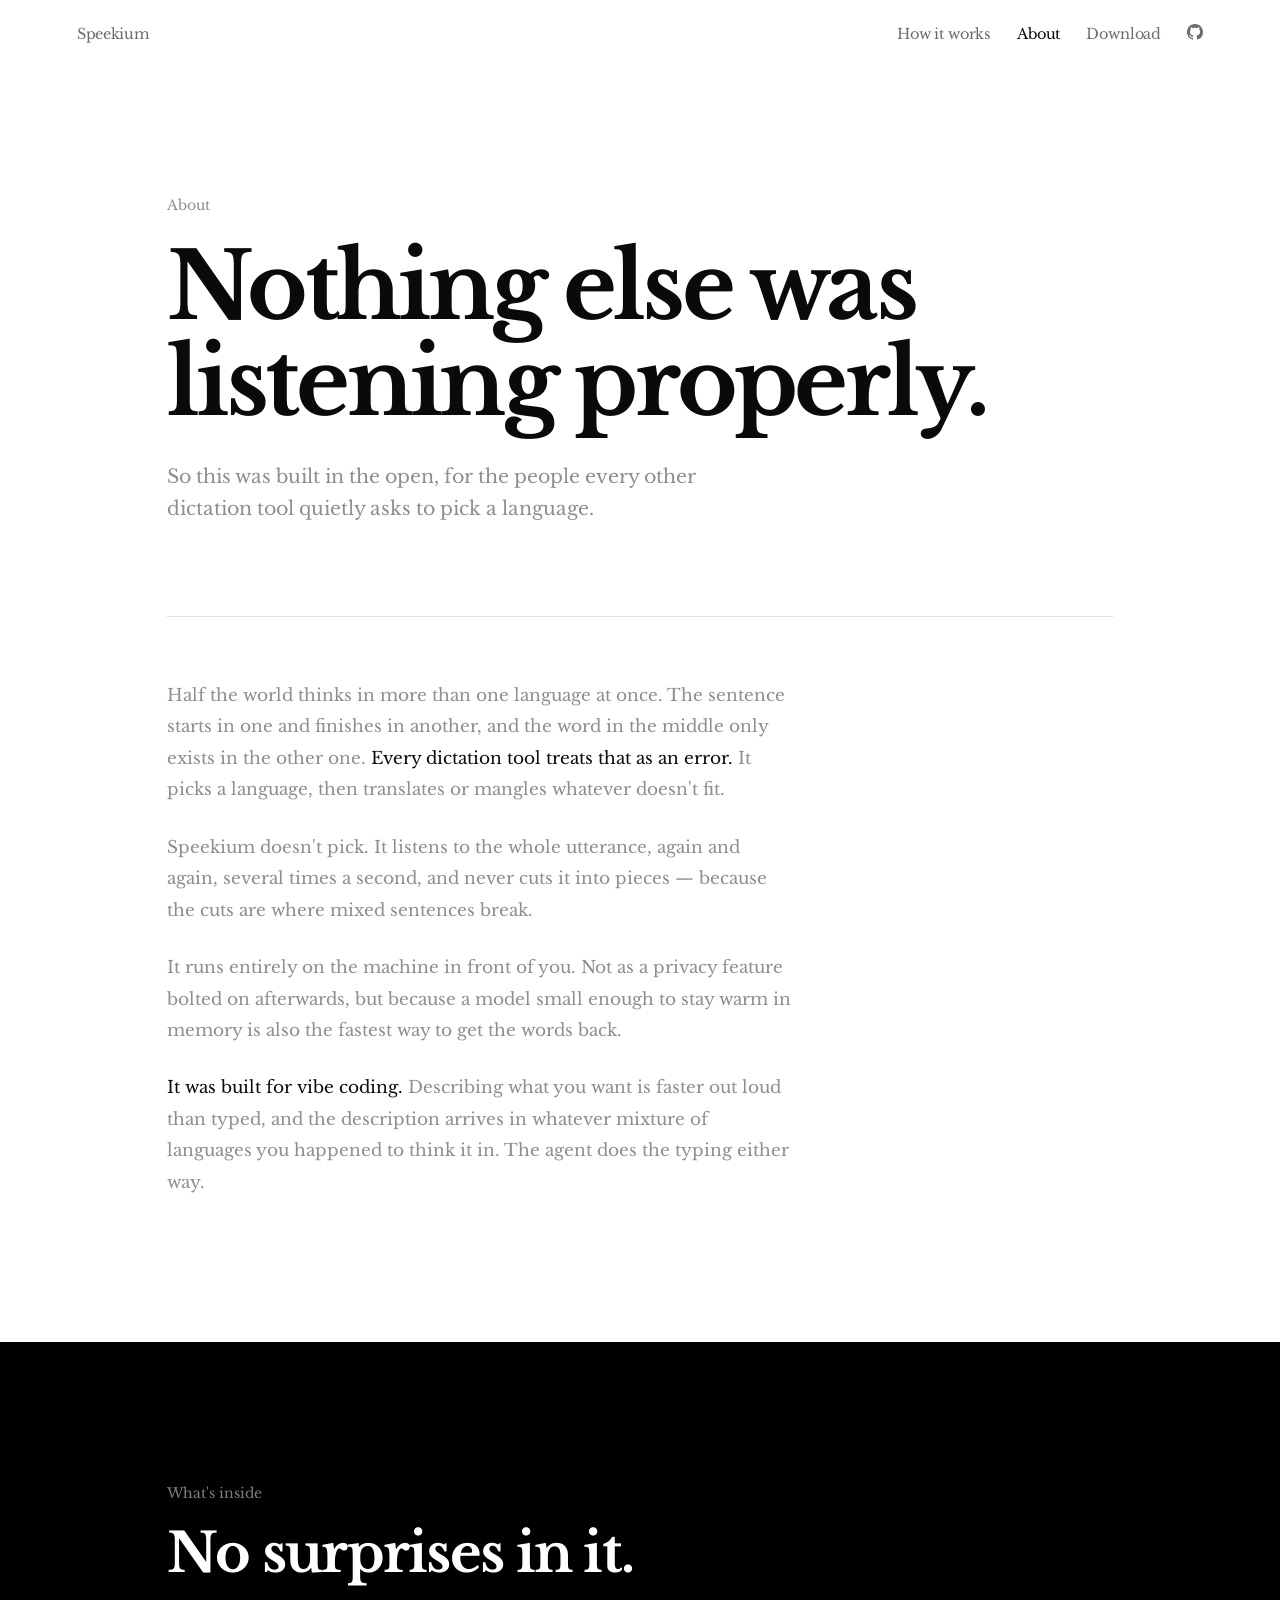
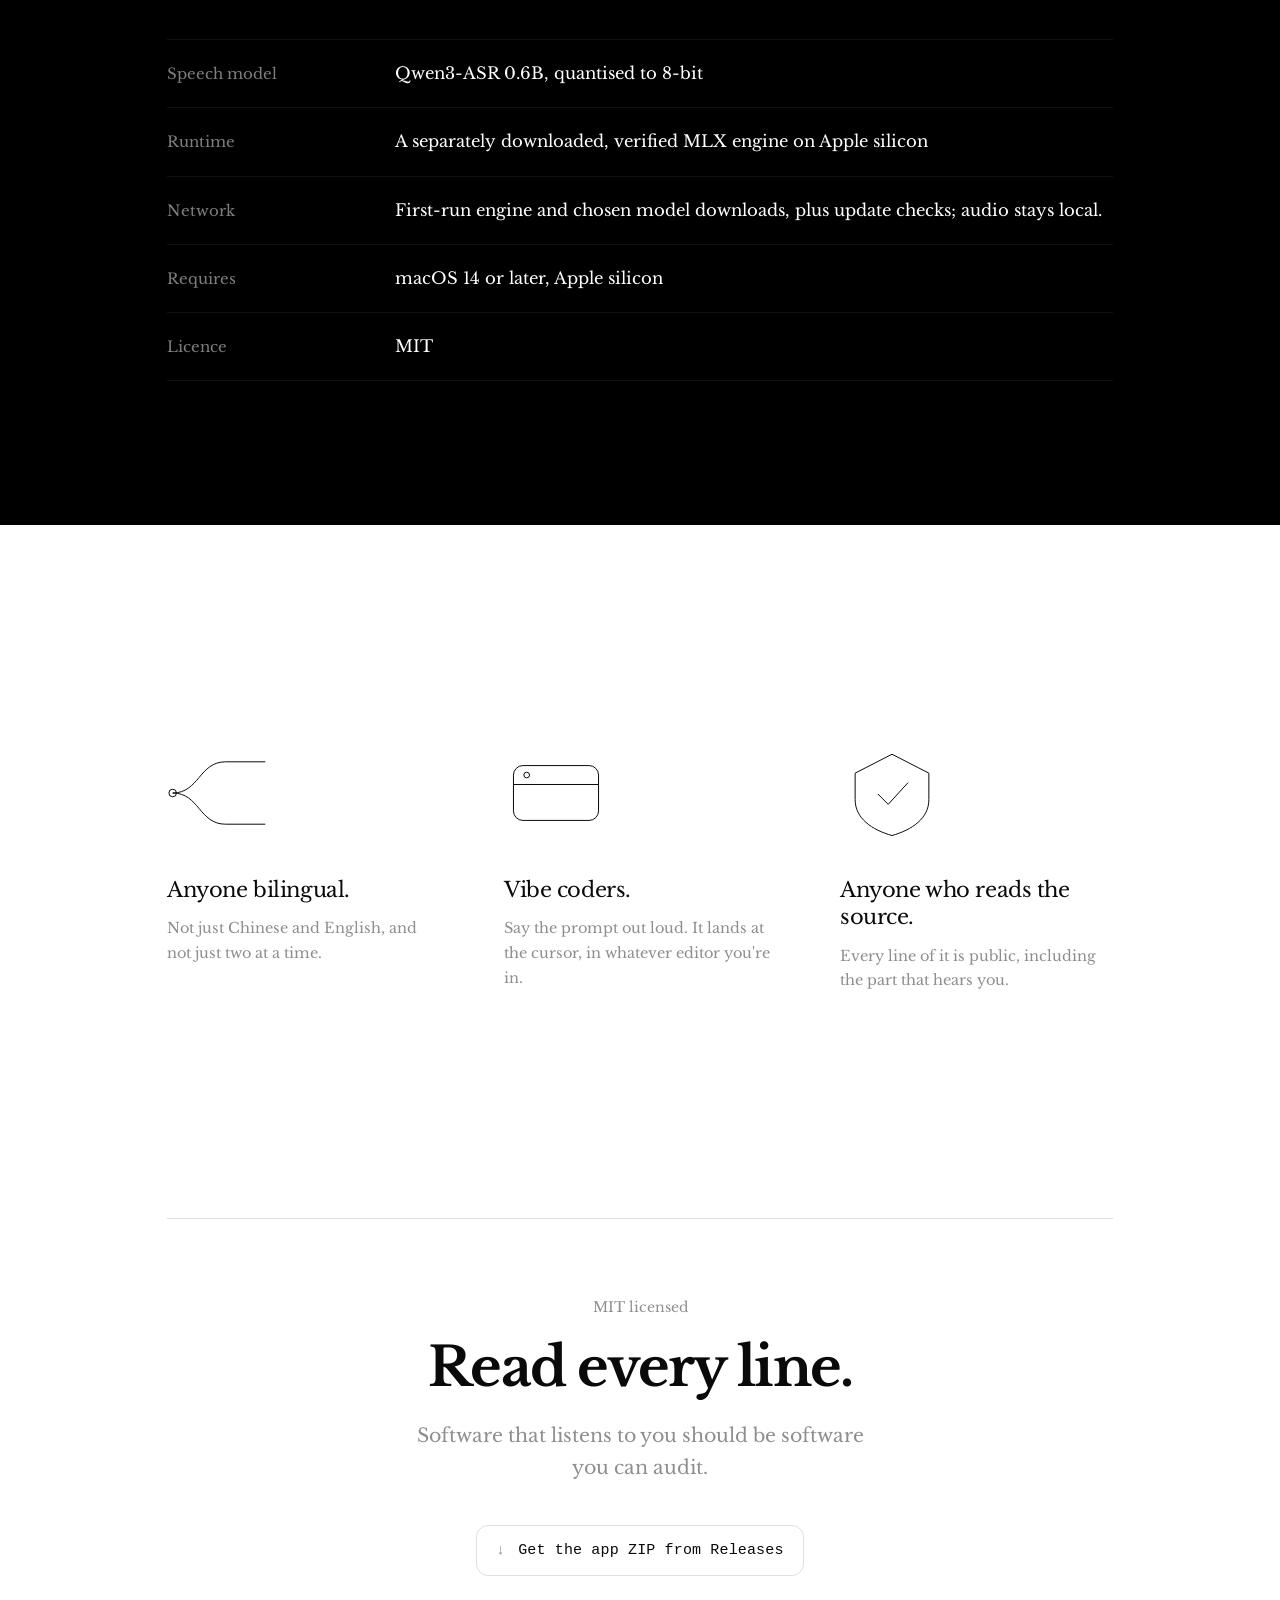
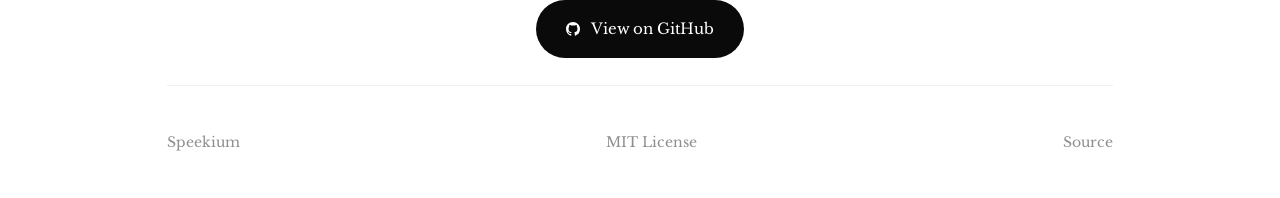
<file: site/about.html>
<!DOCTYPE html>
<html lang="en">
<head>
<meta charset="utf-8">
<meta name="viewport" content="width=device-width, initial-scale=1, viewport-fit=cover">
<title>About — Speekium</title>
<meta name="description" content="Why Speekium exists, what runs inside it, and who it is for.">
<link rel="preconnect" href="https://fonts.googleapis.com">
<link rel="preconnect" href="https://fonts.gstatic.com" crossorigin>
<link href="https://fonts.googleapis.com/css2?family=Libre+Baskerville:ital,wght@0,400;0,700;1,400&amp;display=swap" rel="stylesheet">
<link rel="stylesheet" href="style.css?v=20260810-8">
</head>
<body>

<!-- ============ NAV ============ -->
<nav>
  <div class="mark"><a href="index.html" style="text-decoration:none">Speekium</a></div>
  <div class="links">
    <a href="index.html#how">How it works</a>
    <a href="about.html" aria-current="page">About</a>
    <a href="https://github.com/JPtheJP/speekium/releases" class="navdl">Download</a>
    <a href="https://github.com/JPtheJP/speekium" aria-label="GitHub"><svg class="gh" viewBox="0 0 16 16" aria-hidden="true"><path fill-rule="evenodd" d="M8 0C3.58 0 0 3.58 0 8c0 3.54 2.29 6.53 5.47 7.59.4.07.55-.17.55-.38 0-.19-.01-.82-.01-1.49-2.01.37-2.53-.49-2.69-.94-.09-.23-.48-.94-.82-1.13-.28-.15-.68-.52-.01-.53.63-.01 1.08.58 1.23.82.72 1.21 1.87.87 2.33.66.07-.52.28-.87.51-1.07-1.78-.2-3.64-.89-3.64-3.95 0-.87.31-1.59.82-2.15-.08-.2-.36-1.02.08-2.12 0 0 .67-.21 2.2.82.64-.18 1.32-.27 2-.27.68 0 1.36.09 2 .27 1.53-1.04 2.2-.82 2.2-.82.44 1.1.16 1.92.08 2.12.51.56.82 1.27.82 2.15 0 3.07-1.87 3.75-3.65 3.95.29.25.54.73.54 1.48 0 1.07-.01 1.93-.01 2.2 0 .21.15.46.55.38A8.01 8.01 0 0 0 16 8c0-4.42-3.58-8-8-8z"/></svg></a>
  </div>
</nav>

<!-- ============ MASTHEAD ============ -->
<section class="page reveal">
  <div class="wrap">
    <p class="eyebrow rise" style="--i:0">About</p>
    <h1 class="display rise" style="--i:1;margin-top:28px">Nothing else was listening properly.</h1>
    <p class="lede rise" style="--i:2">So this was built in the open, for the people every other dictation tool quietly asks to pick a language.</p>
  </div>
</section>

<!-- ============ WHY ============ -->
<section class="reveal" style="padding-top:0">
  <div class="wrap">
    <div class="rule" style="--i:0"></div>
    <div class="prose rise" style="--i:1;margin-top:clamp(48px,7vh,80px)">
      <p>
        Half the world thinks in more than one language at once. The sentence starts in
        one and finishes in another, and the word in the middle only exists in the other
        one. <strong>Every dictation tool treats that as an error.</strong> It picks a
        language, then translates or mangles whatever doesn't fit.
      </p>
      <p>
        Speekium doesn't pick. It listens to the whole utterance, again and again,
        several times a second, and never cuts it into pieces — because the cuts are
        where mixed sentences break.
      </p>
      <p>
        It runs entirely on the machine in front of you. Not as a privacy feature bolted
        on afterwards, but because a model small enough to stay warm in memory is also
        the fastest way to get the words back.
      </p>
      <p>
        <strong>It was built for vibe coding.</strong> Describing what you want is faster
        out loud than typed, and the description arrives in whatever mixture of languages
        you happened to think it in. The agent does the typing either way.
      </p>
    </div>
  </div>
</section>

<!-- ============ WHAT'S INSIDE ============ -->
<section class="invert reveal">
  <div class="wrap">
    <p class="eyebrow rise" style="--i:0">What's inside</p>
    <h2 class="h2 rise" style="--i:1;margin-top:24px">No surprises in it.</h2>

    <div class="spec rise" style="--i:2">
      <div class="row2"><span class="k2">Speech model</span><span class="v2">Qwen3-ASR 0.6B, quantised to 8-bit</span></div>
      <div class="row2"><span class="k2">Runtime</span><span class="v2">A separately downloaded, verified MLX engine on Apple silicon</span></div>
      <div class="row2"><span class="k2">Network</span><span class="v2">First-run engine and chosen model downloads, plus update checks; audio stays local.</span></div>
      <div class="row2"><span class="k2">Requires</span><span class="v2">macOS 14 or later, Apple silicon</span></div>
      <div class="row2"><span class="k2">Licence</span><span class="v2">MIT</span></div>
    </div>
  </div>
</section>

<!-- ============ WHO IT'S FOR ============ -->
<section class="reveal">
  <div class="wrap">
    <div class="cols">

      <div class="cell rise" style="--i:0">
        <div class="glyph draw">
          <svg viewBox="0 0 110 110" stroke-width="1">
            <path d="M6 55 C 34 55, 34 22, 62 22 L104 22"/>
            <path d="M6 55 C 34 55, 34 88, 62 88 L104 88"/>
            <circle cx="6" cy="55" r="4"/>
          </svg>
        </div>
        <h3>Anyone bilingual.</h3>
        <p>Not just Chinese and English, and not just two at a time.</p>
      </div>

      <div class="cell rise" style="--i:1">
        <div class="glyph draw">
          <svg viewBox="0 0 110 110" stroke-width="1">
            <rect x="10" y="26" width="90" height="58" rx="10"/>
            <line x1="10" y1="46" x2="100" y2="46"/>
            <circle cx="24" cy="36" r="3"/>
          </svg>
        </div>
        <h3>Vibe coders.</h3>
        <p>Say the prompt out loud. It lands at the cursor, in whatever editor you're in.</p>
      </div>

      <div class="cell rise" style="--i:2">
        <div class="glyph draw">
          <svg viewBox="0 0 110 110" stroke-width="1">
            <path d="M55 14 L94 34 V62 C94 82, 76 94, 55 100 C34 94, 16 82, 16 62 V34 Z"/>
            <path d="M40 56 L51 67 L72 44"/>
          </svg>
        </div>
        <h3>Anyone who reads the source.</h3>
        <p>Every line of it is public, including the part that hears you.</p>
      </div>

    </div>
  </div>
</section>

<!-- ============ SOURCE ============ -->
<section class="reveal" id="source" style="padding-top:0">
  <div class="wrap source">
    <div class="rule seam" style="--i:0;width:100%"></div>
    <p class="eyebrow rise" style="--i:1">MIT licensed</p>
    <h2 class="h2 rise" style="--i:2">Read every line.</h2>
    <p class="lede rise" style="--i:3">Software that listens to you should be software you can audit.</p>
    <a class="cmd rise" style="--i:4" href="https://github.com/JPtheJP/speekium/releases"><i>↓</i><code>Get the app ZIP from Releases</code></a>
    <a class="btn rise" style="--i:5" href="https://github.com/JPtheJP/speekium">
      <svg class="gh" viewBox="0 0 16 16" aria-hidden="true"><path fill-rule="evenodd" d="M8 0C3.58 0 0 3.58 0 8c0 3.54 2.29 6.53 5.47 7.59.4.07.55-.17.55-.38 0-.19-.01-.82-.01-1.49-2.01.37-2.53-.49-2.69-.94-.09-.23-.48-.94-.82-1.13-.28-.15-.68-.52-.01-.53.63-.01 1.08.58 1.23.82.72 1.21 1.87.87 2.33.66.07-.52.28-.87.51-1.07-1.78-.2-3.64-.89-3.64-3.95 0-.87.31-1.59.82-2.15-.08-.2-.36-1.02.08-2.12 0 0 .67-.21 2.2.82.64-.18 1.32-.27 2-.27.68 0 1.36.09 2 .27 1.53-1.04 2.2-.82 2.2-.82.44 1.1.16 1.92.08 2.12.51.56.82 1.27.82 2.15 0 3.07-1.87 3.75-3.65 3.95.29.25.54.73.54 1.48 0 1.07-.01 1.93-.01 2.2 0 .21.15.46.55.38A8.01 8.01 0 0 0 16 8c0-4.42-3.58-8-8-8z"/></svg>
      View on GitHub
    </a>
  </div>
</section>

<footer>
  <div class="wrap">
    <div class="bar">
      <span><a href="index.html">Speekium</a></span>
      <span>MIT License</span>
      <span><a href="https://github.com/JPtheJP/speekium">Source</a></span>
    </div>
  </div>
</footer>

<script src="app.js?v=20260810-8"></script>
</body>
</html>
</file>
<file: site/style.css>
/* ============================================================
   TOKENS
   ============================================================ */
:root{
  --ink:#0a0a0a;
  --paper:#ffffff;
  --mute:#8e8e8e;
  --hair:rgba(10,10,10,.13);
  --hair-soft:rgba(10,10,10,.06);

  /* Libre Baskerville carries the Latin. Everything else falls through to a
     matching system serif — two scripts side by side is the whole point. */
  --serif:"Libre Baskerville","Songti SC","Source Han Serif SC","Hiragino Mincho ProN",
          "AppleMyungjo","Apple SD Gothic Neo","Noto Serif CJK SC",Georgia,serif;
  --mono:ui-monospace,SFMono-Regular,"SF Mono",Menlo,monospace;

  /* One easing for entrances (expo-out), one for loops. */
  --out:cubic-bezier(.16,1,.3,1);
  --soft:cubic-bezier(.45,0,.25,1);

  --gut:clamp(24px,6vw,96px);
  --max:1100px;

  /* The HUD capsule is a sheet of glass over whatever section it's in —
     these are its only theme-dependent surfaces, so .hud never needs its
     own light/dark rules. On white paper there's nothing behind the blur
     to show through, so the border and shadow carry the "floating card"
     read instead of the tinted fill that does it on black. */
  --glass:rgba(10,10,10,.025);
  --glass-border:rgba(10,10,10,.16);
  --glass-shadow-1:rgba(10,10,10,.06);
  --glass-shadow-2:rgba(10,10,10,.16);
  --dim:rgba(10,10,10,.34);
}
.invert{
  --ink:#ffffff;
  --paper:#000000;
  --mute:#7e7e7e;
  --hair:rgba(255,255,255,.15);
  --hair-soft:rgba(255,255,255,.07);
  --glass:rgba(255,255,255,.04);
  --glass-border:rgba(255,255,255,.15);
  --glass-shadow-1:rgba(0,0,0,.4);
  --glass-shadow-2:rgba(0,0,0,.5);
  --dim:rgba(255,255,255,.4);
  background:var(--paper);
  color:var(--ink);
}

/* ============================================================
   BASE
   ============================================================ */
*,*::before,*::after{box-sizing:border-box}
html{-webkit-font-smoothing:antialiased;-moz-osx-font-smoothing:grayscale}
body{
  margin:0;background:var(--paper);color:var(--ink);
  font-family:var(--serif);font-size:16px;line-height:1.75;
  overflow-x:hidden;
}
h1,h2,h3,p{margin:0}
a{color:inherit}
/* width:100% matters inside the hero's flex column — an auto margin there
   would otherwise shrink-wrap the block and centre it off the grid. */
.wrap{
  width:100%;max-width:var(--max);margin:0 auto;
  padding-right:max(var(--gut),env(safe-area-inset-right,0px));
  padding-left:max(var(--gut),env(safe-area-inset-left,0px));
}
section{position:relative;padding:clamp(104px,16vh,190px) 0}

.display{font-size:clamp(42px,7.4vw,92px);line-height:1.04;letter-spacing:-.04em}

/* The second line rolls through languages, so the page never reads as
   "the Chinese app". One phrase leaves upward as the next arrives. */
/* Clips vertically only. overflow:hidden would also cut phrases that run
   wider than the line above them, which most translations do. */
.roll{
  display:block;position:relative;height:1.2em;margin-top:.22em;
  clip-path:inset(0 -100vw 0 0);
}
.roll b{
  position:absolute;left:0;top:0;white-space:nowrap;font-weight:400;
  transform:translate3d(0,108%,0);opacity:0;
  transition:transform .9s var(--out),opacity .55s var(--soft);
  will-change:transform,opacity;
}
.roll b.on{transform:none;opacity:1}
.roll b.off{transform:translate3d(0,-108%,0);opacity:0}
.roll b.cjk{letter-spacing:.01em;font-size:.9em;top:.04em}
.h2{font-size:clamp(30px,4.4vw,54px);line-height:1.12;letter-spacing:-.032em}
.lede{font-size:clamp(16px,1.5vw,19px);line-height:1.7;color:var(--mute);max-width:32ch}
.eyebrow{font-family:var(--serif);font-size:14px;letter-spacing:0;color:var(--mute);line-height:1}

/* ============================================================
   MOTION PRIMITIVES
   ============================================================ */
.rise{
  opacity:0;transform:translate3d(0,14px,0);
  transition:opacity 1s var(--out),transform 1s var(--out);
  transition-delay:calc(var(--i,0) * 100ms);
  will-change:opacity,transform;
}
.in .rise{opacity:1;transform:none}

.rule{
  height:1px;background:var(--hair);
  transform:scaleX(0);transform-origin:left center;
  transition:transform 1.4s var(--out);
  transition-delay:calc(var(--i,0) * 100ms);
}
.in .rule{transform:scaleX(1)}

/* JS supplies a native, length-aware draw timeline. Keep CSS transitions out
   of the same property: Chrome otherwise tries to animate both the hidden
   setup state and the actual reveal. */
.draw path,.draw line,.draw circle,.draw rect,.draw polyline{
  stroke:var(--ink);fill:none;vector-effect:non-scaling-stroke;
  transition:none;
}

@media (prefers-reduced-motion:reduce){
  *{animation:none !important;transition-duration:.01ms !important}
  .rise{opacity:1;transform:none}
  .rule{transform:scaleX(1)}
  .draw path,.draw line,.draw circle,.draw rect,.draw polyline{stroke-dashoffset:0 !important}
}

/* A backgrounded tab freezes the animation clock, so a screenshot or a
   tab-switch catches half-drawn lines and invisible text. Snap to the end
   state instead — delays have to go too, or they never elapse. */
html.settle *{transition-duration:0s !important;transition-delay:0s !important}
html.settle .sweep,html.settle .cue i::after{opacity:0 !important}
/* A settled page must show complete glyphs, never preserve a half-drawn
   frame from a suspended browser tab. */
html.settle .draw path,html.settle .draw line,html.settle .draw circle,
html.settle .draw rect,html.settle .draw polyline{
  stroke-dasharray:none !important;stroke-dashoffset:0 !important;
}

/* ============================================================
   NAV
   ============================================================ */
nav{
  position:fixed;inset:0 0 auto 0;z-index:50;
  display:flex;align-items:center;justify-content:space-between;
  padding:22px max(var(--gut),env(safe-area-inset-right,0px)) 22px max(var(--gut),env(safe-area-inset-left,0px));
  color:#0a0a0a;background:transparent;
  isolation:isolate;
  opacity:0;
  transition:opacity 1.2s var(--out) .3s;
}
html.ready nav{opacity:1}
/* Keep the blur on its own persistent layer. Toggling backdrop-filter on the
   fixed nav itself can briefly drop its descendants during compositing. */
nav::before{
  content:"";position:absolute;inset:0;z-index:-1;pointer-events:none;
  background:rgba(255,255,255,.8);
  -webkit-backdrop-filter:blur(18px) saturate(1.15);
  backdrop-filter:blur(18px) saturate(1.15);
  border-bottom:1px solid rgba(10,10,10,.075);
  box-shadow:0 10px 30px rgba(10,10,10,.045);
  opacity:0;transition:opacity .45s var(--soft);
}
nav.scrolled::before{opacity:1}
nav .mark{font-size:14.5px;letter-spacing:-.02em}
nav .links{display:flex;align-items:center;gap:26px;font-family:var(--serif);font-size:14.5px;letter-spacing:-.01em}
nav a{text-decoration:none;opacity:.6;transition:opacity .5s var(--soft)}
nav a:hover{opacity:1}
nav a[aria-current]{opacity:1}

/* The GitHub mark, sized to sit on the same optical line as the labels.
   It is a solid glyph — never give it a stroke, which thickens the octocat
   into an unrecognisable blob. */
.gh{display:inline-block;width:15px;height:15px;fill:currentColor;stroke:none;vertical-align:-3px}
nav .gh{width:16px;height:16px;vertical-align:-1px}
.btn .gh{width:14px;height:14px;fill:var(--paper);vertical-align:-2px}

/* ============================================================
   HERO
   ============================================================ */
.hero{
  min-height:100svh;display:flex;flex-direction:column;justify-content:center;
  padding:104px 0 0;
}
/* Smaller than the section headings elsewhere — the hero has to carry a
   two-line headline plus a call to action above the fold. */
.hero .display{font-size:clamp(26px,4vw,46px);max-width:44ch;line-height:1.28}
.hero .lede{margin-top:30px;max-width:51ch}

/* Rolling code-switched examples — hidden for now, not removed. app.js still
   populates and cycles it; this just keeps it out of layout and view. */
.hero .roll{display:none}

.cue{
  margin-top:34px;padding:0 0 26px;
  display:flex;align-items:center;gap:14px;
  font-family:var(--serif);font-size:13.5px;letter-spacing:0;color:var(--mute);
}
.cue i{display:block;width:40px;height:1px;background:var(--hair);position:relative;overflow:hidden}
.cue i::after{
  content:"";position:absolute;inset:0;background:var(--ink);
  transform:translateX(-100%);
  animation:cue 2.8s var(--soft) infinite;
}
@keyframes cue{0%{transform:translateX(-100%)}55%,100%{transform:translateX(100%)}}

/* The demo puts the app's HUD over a familiar Mac writing surface, then
   mirrors the finished transcript into the document. */
.dictation-demo{
  display:flex;flex-direction:column;align-items:center;
  margin-top:clamp(54px,8vh,88px);
}
.mac-window{
  --scene-bg:#fff;--scene-ink:#0a0a0a;--scene-mute:#8e8e8e;
  position:relative;
  width:min(760px,100%);height:clamp(210px,28vw,286px);
  border:1px solid var(--hair);border-radius:16px;
  background:var(--scene-bg);color:var(--scene-ink);overflow:hidden;
  box-shadow:0 20px 70px rgba(10,10,10,.08);
  transition:background .6s var(--soft),color .6s var(--soft);
}
.mac-window[data-scene="terminal"],.mac-window[data-scene="code"]{
  --scene-bg:#fbfbfb;--scene-ink:#111;--scene-mute:#8a8a8a;
}
.mac-titlebar{
  position:relative;z-index:10;
  height:45px;padding:0 17px;border-bottom:1px solid var(--hair-soft);
  display:grid;grid-template-columns:1fr auto 1fr;align-items:center;
  background:var(--scene-bg);font-size:12.5px;color:var(--scene-mute);
  transition:background .6s var(--soft),color .6s var(--soft);
}
.window-controls{display:flex;gap:7px}
.window-controls i{display:block;width:10px;height:10px;border-radius:50%;box-shadow:inset 0 0 0 .5px rgba(0,0,0,.18)}
.window-controls i:nth-child(1){background:#ff5f57}
.window-controls i:nth-child(2){background:#febc2e}
.window-controls i:nth-child(3){background:#28c840}
.window-state{text-align:right;font-size:12px}
#sceneTitle,#sceneState{transition:opacity .32s var(--soft),transform .48s var(--out)}
.mac-window[data-scene="terminal"] .mac-titlebar,.mac-window[data-scene="code"] .mac-titlebar{border-bottom-color:#e8e8e8}
.scene-stack{position:absolute;z-index:1;inset:45px 0 0;overflow:hidden}
.app-scene{
  position:absolute;inset:0;opacity:0;transform:scale(.992);
  transition:opacity .24s var(--soft),transform .42s var(--out);
}
.mac-window[data-scene="note"] .scene-note,
.mac-window[data-scene="terminal"] .scene-terminal,
.mac-window[data-scene="chat"] .scene-chat,
.mac-window[data-scene="code"] .scene-code{opacity:1;transform:none}
.mac-window.switching .app-scene{opacity:0;transform:scale(.992)}

/* Generic writing app: a notes list beside an open page. */
.scene-note{display:grid;grid-template-columns:26% 1fr;background:#fff}
.note-sidebar{padding:20px 16px;background:#f6f6f4;border-right:1px solid rgba(10,10,10,.07)}
.note-sidebar b{display:block;width:48%;height:9px;margin-bottom:18px;border-radius:5px;background:#b8b8b3}
.note-sidebar i{display:block;width:100%;height:34px;margin-bottom:9px;border-radius:8px;background:#e4e4e1}
.note-sidebar i:nth-of-type(2){background:#ececea}
.note-paper{padding:28px 34px}

/* Generic command-line workspace. */
.scene-terminal{padding:24px 30px;background:#fbfbfb;color:#333;font:12px/1.8 var(--mono)}
.scene-terminal p{margin:0}.scene-terminal b{color:#111;font-weight:400}.terminal-dim{color:#999}

/* Generic team chat: channel rail and a thread, without copied branding. */
.scene-chat{display:grid;grid-template-columns:27% 1fr;background:#fafafa}
.chat-sidebar{padding:22px 18px;background:#f0f0f0;border-right:1px solid #e2e2e2}
.chat-sidebar b,.chat-sidebar i{display:block;height:7px;margin-bottom:14px;border-radius:4px;background:#d0d0d0}
.chat-sidebar b{width:54%;height:9px;background:#aaa}
.chat-sidebar i:nth-of-type(1){width:76%}.chat-sidebar i:nth-of-type(2){width:61%}.chat-sidebar i:nth-of-type(3){width:82%}.chat-sidebar i:nth-of-type(4){width:67%}
.chat-thread{padding:22px 30px}
.chat-thread > div{display:grid;grid-template-columns:24px 1fr;gap:11px;margin-bottom:22px}
.chat-thread b{width:24px;height:24px;border-radius:7px;background:#d1d1d1}
.chat-thread p{margin:2px 0 0}.chat-thread i{display:block;width:74%;height:7px;margin-bottom:7px;border-radius:4px;background:#dedede}
.chat-thread i:nth-child(2){width:46%}

/* Generic local coding-agent workspace. */
.scene-code{display:grid;grid-template-columns:25% 1fr;background:#fbfbfb;color:#777;font-family:var(--mono)}
.code-sidebar{padding:20px 16px;border-right:1px solid #e4e4e4;background:#f2f2f2}
.code-sidebar small{display:block;margin-bottom:16px;font-size:9px;letter-spacing:.12em;color:#999}
.code-sidebar i{display:block;width:78%;height:6px;margin-bottom:11px;border-radius:3px;background:#d6d6d6}
.code-sidebar i:nth-of-type(2){width:58%}.code-sidebar i:nth-of-type(3){width:69%}.code-sidebar i:nth-of-type(4){width:48%}
.code-editor{padding:23px 30px}
.code-editor i{display:block;width:62%;height:6px;margin-bottom:12px;border-radius:3px;background:#dedede}
.code-editor i:nth-child(2){width:83%}.code-editor i:nth-child(3){width:54%}.code-editor i:nth-child(4){width:72%}.code-editor i:nth-child(5){width:44%}

.insert-stage{
  position:absolute;z-index:5;top:88px;left:31%;right:42px;
  color:var(--scene-ink);
  transition:opacity .3s var(--soft),transform .6s var(--out),top .6s var(--out),left .6s var(--out),right .6s var(--out),background .6s var(--soft),color .6s var(--soft);
}
.mac-window.switching .insert-stage,.mac-window.switching #sceneTitle,.mac-window.switching #sceneState{opacity:0;transform:translateY(3px)}
.mac-window[data-scene="terminal"] .insert-stage{top:115px;left:30px;right:30px;font-family:var(--mono)}
.mac-window[data-scene="chat"] .insert-stage{top:130px;left:34%;right:34px;padding:12px 15px;border:1px solid #e4e4e4;border-radius:11px;background:#fff;color:#111;box-shadow:0 7px 22px rgba(10,10,10,.06)}
.mac-window[data-scene="code"] .insert-stage{top:143px;left:31%;right:32px;padding:11px 14px;border:1px solid #dedede;border-radius:9px;background:#fff;font-family:var(--mono);box-shadow:0 6px 18px rgba(10,10,10,.05)}
.doc-label{
  font-family:var(--mono);font-size:10px;line-height:1;
  letter-spacing:.12em;text-transform:uppercase;color:var(--scene-mute);
}
.insert-line{
  margin-top:20px;width:100%;max-width:none;text-wrap:pretty;
  font-size:clamp(16px,2vw,22px);line-height:1.65;
  transition:opacity .09s var(--soft);
}
.mac-window[data-scene="terminal"] .insert-line,.mac-window[data-scene="code"] .insert-line{margin-top:9px;font-size:14px;line-height:1.55}
.mac-window[data-scene="chat"] .insert-line{margin-top:7px;font-size:14px;line-height:1.5}
.insert-line span{display:inline-block}
.insert-line .placeholder{color:var(--scene-mute)}
.insert-line.changing{opacity:0}
.insert-line .fresh{animation:insert .38s var(--out) both}
@keyframes insert{
  from{opacity:.35;clip-path:inset(0 100% 0 0)}
  to{opacity:1;clip-path:inset(0 0 0 0)}
}
.insert-caret{
  display:inline-block;width:1px;height:1.05em;margin-left:2px;
  background:currentColor;vertical-align:-.14em;animation:blink 1.15s steps(1) infinite;
  transition:opacity .1s var(--soft);
}
.insert-line.changing .insert-caret,.insert-line.inserting .insert-caret{opacity:0;animation:none}
.dictation-demo .hud{position:relative;z-index:2;margin-top:clamp(18px,3vw,28px)}
.dictation-steps{
  margin-top:30px;display:flex;align-items:center;justify-content:center;
  gap:16px;flex-wrap:wrap;color:var(--mute);font-size:13.5px;
}
.dictation-steps span{display:inline-flex;align-items:center;gap:8px}
.dictation-steps > i{display:block;width:28px;height:1px;background:var(--hair)}
.dictation-steps kbd{
  padding:5px 8px;border:1px solid var(--hair);border-radius:6px;
  background:var(--paper);color:var(--ink);font:12px/1 var(--mono);
  box-shadow:0 1px 0 var(--hair);
}

/* ============================================================
   HUD — the app's own capsule. Lives in the hero now, so every
   surface below is a theme token — see --glass and --dim in TOKENS —
   rather than a color baked in for the old black section.
   ============================================================ */
.hud{
  margin-top:clamp(48px,8vh,88px);
  display:inline-flex;align-items:center;gap:20px;
  padding:19px 26px;
  border:1px solid var(--glass-border);
  border-radius:26px;
  background:var(--glass);
  backdrop-filter:blur(20px);
  box-shadow:0 1px 2px var(--glass-shadow-1),0 20px 56px var(--glass-shadow-2);
  max-width:min(780px,100%);
  opacity:0;transform:translate3d(0,20px,0) scale(.985);
  transition:opacity 1.1s var(--out) .62s,transform 1.1s var(--out) .62s;
}
.in .hud{opacity:1;transform:none}

/* The leading slot holds the meter and the checkmark in the same place and
   resizes between them, so the capsule never jumps at the hand-off.
   14 bars x 3px + 13 gaps x 3px = 81px. */
.hud .slot{position:relative;flex:0 0 auto;width:81px;height:26px;transition:width .5s var(--out)}
.hud[data-phase="done"] .slot{width:24px}

.hud .meter{
  position:absolute;inset:0;display:flex;align-items:center;gap:3px;
  transition:opacity .3s var(--soft);
}
.hud[data-phase="done"] .meter{opacity:0}
.hud .meter s{
  display:block;width:3px;height:26px;border-radius:2px;background:var(--ink);
  transform:scaleY(.115);transform-origin:center;
}

.hud .check{
  position:absolute;left:0;top:1px;width:24px;height:24px;
  opacity:0;transform:scale(.4);
  transition:opacity .35s var(--out),transform .5s var(--out);
}
.hud[data-phase="done"] .check{opacity:1;transform:none}
.hud .check svg{width:100%;height:100%;display:block}
.hud .check path{
  stroke:var(--ink);stroke-width:2.2;fill:none;stroke-linecap:round;stroke-linejoin:round;
  stroke-dasharray:34;stroke-dashoffset:34;
}
.hud[data-phase="done"] .check path{animation:tick .5s var(--out) .12s forwards}
@keyframes tick{to{stroke-dashoffset:0}}

/* The line is a window whose width is animated to the end of the last token
   revealed. Growth glides instead of stepping once per character. */
.hud .line{
  position:relative;overflow:hidden;white-space:nowrap;
  width:0;transition:width .2s var(--out);
  font-size:clamp(15px,1.5vw,19px);line-height:1.5;text-align:left;
}
.hud .inner{display:inline-block;white-space:nowrap}

/* One class toggle does both halves of the settle: the token fades in dim,
   then turns solid on a delay — a trailing wave of uncertainty rather than a
   hard cut-off N characters back. */
.hud .tok{
  opacity:0;color:var(--dim);
  transition:opacity .12s var(--soft),color .22s var(--soft) .12s;
}
.hud .tok.shown{opacity:1;color:var(--ink)}

.hud .caret{
  position:absolute;left:0;top:50%;width:1px;height:.95em;background:var(--ink);
  transform:translate3d(0,-50%,0);
  transition:transform .15s var(--out),opacity .12s var(--soft);
  animation:blink 1.15s steps(1) infinite;
}
@keyframes blink{0%,55%{opacity:1}56%,100%{opacity:0}}
.hud[data-phase="done"] .caret{opacity:0;animation:none}

.legend{
  margin-top:32px;display:flex;gap:30px;justify-content:center;flex-wrap:wrap;
  font-family:var(--serif);font-size:14px;letter-spacing:0;color:var(--mute);
}
.legend span{display:inline-flex;align-items:center;gap:9px}
.legend em{width:15px;height:1px;background:var(--ink);display:block;font-style:normal}
.legend .dim em{background:var(--dim)}

/* ============================================================
   PRINCIPLES
   ============================================================ */
.cols{display:grid;grid-template-columns:repeat(3,1fr);gap:clamp(38px,5vw,74px);margin-top:clamp(58px,8vh,96px)}
.cols.cols-4{grid-template-columns:repeat(2,1fr);row-gap:clamp(56px,8vh,96px)}
.cell .glyph{height:104px;margin-bottom:32px}
.cell .glyph svg{width:auto;height:100%;display:block;overflow:visible}
.cell h3{font-size:21px;letter-spacing:-.02em;line-height:1.3;margin-bottom:12px;font-weight:400}
.cell p{font-size:14.5px;color:var(--mute);line-height:1.7;max-width:27ch}

/* ============================================================
   VOICE SHORTCUTS — spoken trigger becomes reusable text
   ============================================================ */
.feature-split,.model-layout{
  display:grid;grid-template-columns:minmax(0,.86fr) minmax(0,1.14fr);
  gap:clamp(54px,8vw,112px);align-items:center;
}
.feature-copy{margin-top:26px;max-width:42ch;font-size:16.5px;line-height:1.8;color:var(--mute)}
.shortcut-section{padding-top:clamp(84px,12vh,150px)}
.shortcut-demo{
  padding:24px 26px 22px;border:1px solid var(--hair);border-radius:18px;
  background:var(--paper);box-shadow:0 18px 60px rgba(10,10,10,.07);
}
.shortcut-topline{
  display:flex;justify-content:space-between;gap:20px;padding-bottom:18px;
  border-bottom:1px solid var(--hair-soft);font:11px/1 var(--mono);
  letter-spacing:.08em;text-transform:uppercase;color:var(--mute);
}
.shortcut-state{color:var(--ink);letter-spacing:0;text-transform:none}
.shortcut-row{display:grid;grid-template-columns:82px 1fr;gap:18px;align-items:center}
.heard-row{padding:25px 0 20px}
.shortcut-label{font:11px/1 var(--mono);letter-spacing:.08em;text-transform:uppercase;color:var(--mute)}
.shortcut-heard{display:flex;align-items:center;gap:14px;min-width:0}
.shortcut-heard q{font-size:clamp(16px,2vw,20px);quotes:none;white-space:nowrap;overflow:hidden;text-overflow:ellipsis}
.shortcut-heard q::before,.shortcut-heard q::after{content:""}
.shortcut-meter{display:flex;align-items:center;gap:2px;width:23px;height:20px;flex:0 0 auto}
.shortcut-meter i{display:block;width:2px;height:18px;border-radius:2px;background:var(--ink);transform:scaleY(.18)}
.shortcut-meter i:nth-child(2),.shortcut-meter i:nth-child(4){height:13px}
.shortcut-meter i:nth-child(3){height:20px}
.shortcut-demo[data-phase="listen"] .shortcut-meter i{animation:shortcut-wave .72s var(--soft) infinite alternate}
.shortcut-demo[data-phase="listen"] .shortcut-meter i:nth-child(2){animation-delay:-.38s}
.shortcut-demo[data-phase="listen"] .shortcut-meter i:nth-child(3){animation-delay:-.18s}
.shortcut-demo[data-phase="listen"] .shortcut-meter i:nth-child(4){animation-delay:-.52s}
.shortcut-demo[data-phase="listen"] .shortcut-meter i:nth-child(5){animation-delay:-.28s}
@keyframes shortcut-wave{to{transform:scaleY(1)}}
.shortcut-path{position:relative;height:18px;margin-left:99px}
.shortcut-path i{position:absolute;left:0;top:50%;width:100%;height:1px;background:var(--hair)}
.shortcut-path b{
  position:absolute;left:0;top:50%;width:100%;height:1px;background:var(--ink);
  transform:scaleX(0);transform-origin:left;transition:transform .7s var(--out);
}
.shortcut-demo[data-phase="resolve"] .shortcut-path b{transform:scaleX(1)}
.result-row{padding:20px 0 18px}
.result-row p{
  margin:0;font:14px/1.6 var(--mono);overflow-wrap:anywhere;
  transition:opacity .25s var(--soft);opacity:.18;
}
.shortcut-demo[data-phase="resolve"] .result-row p{opacity:1;animation:shortcut-result .68s var(--out)}
@keyframes shortcut-result{from{clip-path:inset(0 100% 0 0)}to{clip-path:inset(0 0 0 0)}}
.shortcut-foot{padding-top:16px;border-top:1px solid var(--hair-soft);font-size:12.5px;color:var(--mute)}

/* ============================================================
   MODEL FLEXIBILITY — full-utterance passes settle into a stream
   ============================================================ */
.model-section{padding-top:clamp(72px,10vh,130px)}
.model-layout{margin-top:clamp(58px,8vh,92px);grid-template-columns:minmax(0,1fr) minmax(0,1fr)}
.model-demo{padding:24px;border:1px solid var(--hair);border-radius:18px;background:var(--paper)}
.model-source{
  display:flex;justify-content:space-between;gap:20px;align-items:baseline;
  padding-bottom:19px;border-bottom:1px solid var(--hair-soft);font-size:14px;
}
.model-source small{font:11px/1 var(--mono);color:var(--mute)}
.model-passes{padding:23px 0;display:flex;flex-direction:column;gap:16px}
.model-passes div{display:grid;grid-template-columns:62px 1fr;gap:14px;align-items:center}
.model-passes b{font:10px/1 var(--mono);font-weight:400;color:var(--mute)}
.model-passes div::after{content:"";height:1px;background:var(--hair);grid-column:2;grid-row:1}
.model-passes i{
  position:relative;z-index:1;display:block;grid-column:2;grid-row:1;
  width:var(--w);height:2px;border-radius:2px;background:var(--ink);
  transform:scaleX(0);transform-origin:left;transition:transform 1s var(--out);
}
.in .model-passes i{transform:scaleX(1)}
.model-passes div:nth-child(2) i{transition-delay:.18s}.model-passes div:nth-child(3) i{transition-delay:.36s}
.model-stream{
  display:flex;align-items:center;justify-content:space-between;gap:18px;
  padding:18px 19px;border-radius:11px;background:var(--ink);color:var(--paper);
  font-size:13.5px;
}
.model-stream i{position:relative;width:54px;height:1px;background:rgba(255,255,255,.28);overflow:hidden}
.model-stream i::after{
  content:"";position:absolute;inset:0;background:#fff;transform:translateX(-100%);
  animation:model-stream 2.2s var(--soft) infinite;
}
@keyframes model-stream{60%,100%{transform:translateX(100%)}}

/* ============================================================
   THE IDEA — chunked vs whole
   ============================================================ */
.idea{display:grid;grid-template-columns:1fr 1fr;gap:clamp(48px,7vw,104px);align-items:center}
.idea .body{font-size:16.5px;line-height:1.8;color:var(--mute);max-width:36ch;margin-top:26px}
.idea .body strong{color:var(--ink);font-weight:400}

.diagram{display:flex;flex-direction:column;gap:54px}
.row .tag{font-family:var(--serif);font-size:14px;letter-spacing:0;color:var(--mute);margin-bottom:20px}
.row .track{position:relative;height:26px;overflow:hidden}

.seg{position:absolute;inset:0;display:flex;gap:16px;align-items:center}
.seg u{
  flex:1;height:1px;background:var(--ink);display:block;text-decoration:none;
  transform:scaleX(0);transform-origin:left center;
  transition:transform .8s var(--out);
  transition-delay:calc(var(--i) * 150ms);
}
.in .seg u{transform:scaleX(1)}
.seg u::after{
  content:"";position:absolute;top:-5px;width:1px;height:11px;background:var(--ink);
  right:-8px;opacity:0;transition:opacity .6s var(--soft) 1.1s;
}
.in .seg u::after{opacity:.45}
.seg u:last-child::after{display:none}

.solo{position:absolute;inset:0;display:flex;align-items:center}
.solo u{
  width:100%;height:1px;background:var(--ink);display:block;
  transform:scaleX(0);transform-origin:left center;
  transition:transform 1.2s var(--out) .1s;
}
.in .solo u{transform:scaleX(1)}

/* A pass sweeping from the origin, over and over. */
.sweep{
  position:absolute;top:0;bottom:0;left:0;width:26%;
  background:linear-gradient(90deg,transparent,var(--hair) 30%,rgba(10,10,10,.34) 62%,transparent);
  transform:translate3d(-120%,0,0);opacity:0;
}
.invert .sweep{background:linear-gradient(90deg,transparent,var(--hair) 30%,rgba(255,255,255,.38) 62%,transparent)}
.in .sweep{opacity:1;animation:pass 2.5s var(--soft) 1.2s infinite}
.row.slow .in .sweep,.in .row.slow .sweep{animation-duration:3.4s}
@keyframes pass{
  0%{transform:translate3d(-120%,0,0)}
  70%,100%{transform:translate3d(420%,0,0)}
}

/* ============================================================
   NUMBERS
   ============================================================ */
.figures{display:grid;grid-template-columns:repeat(3,1fr);gap:clamp(30px,5vw,68px);margin-top:clamp(48px,7vh,84px)}
.fig .n{font-size:clamp(46px,6.6vw,82px);line-height:1;letter-spacing:-.05em}
/* Units sit on the baseline beside the numeral, not raised — a superscript
   at this size reads as a footnote marker. */
.fig .n u{font-size:.3em;letter-spacing:-.01em;margin-left:.1em;color:var(--mute);text-decoration:none}
.fig .rule{margin-top:24px}
.fig .k{margin-top:20px;font-size:13.5px;color:var(--mute);line-height:1.65;max-width:24ch}

/* ============================================================
   SOURCE
   ============================================================ */
/* Shorter than the default section padding on the bottom — the braid
   section right after it brings its own (smaller) top padding, and the
   two shouldn't stack into one big gap before the sign-off. */
#source{padding-bottom:clamp(24px,3vh,48px)}
.source{text-align:center;display:flex;flex-direction:column;align-items:center}
.source .h2{max-width:14ch;margin-top:24px}
.source .lede{text-align:center;margin:22px auto 0}
/* The install command reads as a terminal box, not a pill — square-ish
   corners and a real size, because it is meant to be used, not admired. */
.cmd{
  margin-top:28px;
  display:inline-flex;align-items:center;gap:13px;
  font-family:var(--mono);font-size:15px;line-height:1;letter-spacing:.01em;
  text-decoration:none;
  padding:17px 19px;border-radius:12px;
  border:1px solid var(--hair);background:transparent;color:var(--ink);
  cursor:pointer;text-align:left;
  transition:border-color .5s var(--soft),transform .35s var(--out);
}
.cmd:hover{border-color:var(--ink)}
.cmd:active{transform:scale(.99)}
.cmd.copied{border-color:var(--ink)}
.cmd i{color:var(--mute);font-style:normal}
.cmd code{font:inherit}

/* Copy affordance: two glyphs stacked in one slot, cross-faded on success. */
.cmd .copy{position:relative;width:15px;height:15px;margin-left:5px;color:var(--mute);transition:color .4s var(--soft)}
.cmd:hover .copy{color:var(--ink)}
.cmd .copy svg{
  position:absolute;inset:0;width:15px;height:15px;
  fill:none;stroke:currentColor;stroke-width:1.5;stroke-linecap:round;stroke-linejoin:round;
  transition:opacity .3s var(--soft),transform .3s var(--out);
}
.cmd .ic-done{opacity:0;transform:scale(.5)}
.cmd.copied .ic-copy{opacity:0;transform:scale(.5)}
.cmd.copied .ic-done{opacity:1;transform:none;color:var(--ink)}

.sr{position:absolute;width:1px;height:1px;overflow:hidden;clip-path:inset(50%);white-space:nowrap}
.btn{
  margin-top:24px;display:inline-flex;align-items:center;gap:11px;
  font-family:var(--serif);font-size:15px;letter-spacing:-.01em;
  text-decoration:none;padding:16px 30px;border-radius:999px;
  background:var(--ink);color:var(--paper);
  transition:transform .5s var(--out),opacity .4s var(--soft),box-shadow .4s var(--soft);
}
.btn:hover{transform:translate3d(0,-2px,0)}
.btn:active{transform:none;opacity:.82}

/* Outlined twin of .btn. The border is an inset shadow so both buttons keep
   identical padding and sit on exactly the same baseline. */
.btn.ghost{background:transparent;color:var(--ink);box-shadow:inset 0 0 0 1px var(--hair)}
.btn.ghost:hover{box-shadow:inset 0 0 0 1px var(--ink)}
.btn.ghost .gh{fill:var(--ink)}

/* Download arrow — stroked, unlike the solid GitHub mark. */
.dl{
  width:13px;height:13px;fill:none;stroke:currentColor;
  stroke-width:1.4;stroke-linecap:round;stroke-linejoin:round;
}

/* ============================================================
   HERO CALL TO ACTION
   ============================================================ */
.cta{display:flex;align-items:center;gap:14px;flex-wrap:wrap;margin-top:38px}
.cta .btn{margin-top:0}
.hero .cmd{margin-top:22px}
.source .cmd{margin-top:40px}

/* ============================================================
   CLOSING BRAID — the page's sign-off. Two threads weave past each
   other and resolve into one line, full-bleed above the footer.
   Tighter than the default section padding — it's a flourish, not
   a content section, so it doesn't need that much air around it.
   ============================================================ */
.coda{padding:clamp(20px,3vh,40px) 0}
.braid{
  width:100%;
  pointer-events:none;
}
.braid svg{display:block;width:100%;height:auto}
.braid .thread{
  fill:none;stroke:var(--ink);stroke-width:1;
  vector-effect:non-scaling-stroke;
  transition:stroke-dashoffset 2.4s var(--out);
}
.braid .thread.b{transition-delay:.16s}
.braid .bead{fill:var(--ink);opacity:0}

/* ============================================================
   ABOUT PAGE
   ============================================================ */
.page{padding-top:clamp(150px,22vh,230px);padding-bottom:clamp(70px,10vh,110px)}
.page .display{max-width:14ch}
.page .lede{margin-top:30px;max-width:40ch}

.prose{max-width:52ch;font-size:17px;line-height:1.85;color:var(--mute)}
.prose p + p{margin-top:26px}
.prose strong{color:var(--ink);font-weight:400}

/* Key/value rows, hairline-separated — the app's About window, on the web. */
.spec{margin-top:clamp(44px,6vh,72px)}
.spec .row2{
  display:grid;grid-template-columns:minmax(140px,22%) 1fr;
  gap:20px;align-items:baseline;
  padding:20px 0;border-top:1px solid var(--hair-soft);
}
.spec .row2:last-child{border-bottom:1px solid var(--hair-soft)}
.spec .k2{font-family:var(--serif);font-size:15px;letter-spacing:0;color:var(--mute)}
.spec .v2{font-size:16.5px;line-height:1.6}

/* A single hairline that draws across, used to break the About page up. */
.seam{margin:clamp(70px,9vh,110px) 0}

@media (max-width:640px){
  .spec .row2{grid-template-columns:1fr;gap:6px}
}

/* The rule lives on an inner bar so it lines up with the text column
   rather than with the gutter. */
footer .bar{
  padding:44px 0;border-top:1px solid var(--hair-soft);
  display:flex;justify-content:space-between;gap:20px;flex-wrap:wrap;
  font-family:var(--serif);font-size:14px;letter-spacing:0;color:var(--mute);
}
footer a{text-decoration:none;transition:color .4s var(--soft)}
footer a:hover{color:var(--ink)}

/* ============================================================
   RESPONSIVE
   ============================================================ */
@media (max-width:860px){
  .cols,.cols.cols-4,.figures,.idea,.feature-split,.model-layout{grid-template-columns:1fr;gap:56px}
  .hero .display{max-width:none}
  .hud{gap:14px;padding:16px 20px}
  nav .links a:first-child{display:none}
}
@media (max-width:560px){
  /* No room to keep a sentence on one line — let the capsule grow instead
     of clipping the half the reader most wants to see. */
  .hud{width:100%;gap:12px;padding:16px}
  .hud .line{
    flex:1 1 auto;min-width:0;width:auto !important;
    white-space:normal;overflow:hidden;font-size:14.5px;line-height:1.45;
  }
  .hud .inner{display:block;max-width:100%;white-space:normal;overflow-wrap:anywhere}
  .hud .caret{display:none}
  .mac-window{height:220px}
  .insert-stage{top:74px;left:31%;right:20px}
  .mac-window[data-scene="terminal"] .insert-stage{top:88px;left:22px;right:22px}
  .mac-window[data-scene="chat"] .insert-stage{top:96px;left:32%;right:18px;padding:9px 11px}
  .mac-window[data-scene="code"] .insert-stage{top:103px;left:30%;right:18px;padding:9px 11px}
  .insert-line{font-size:15px}
  .note-paper,.chat-thread,.code-editor{padding-left:18px;padding-right:18px}
  .dictation-steps{gap:11px 13px}
  .dictation-steps > i{width:18px}
}
</file>
